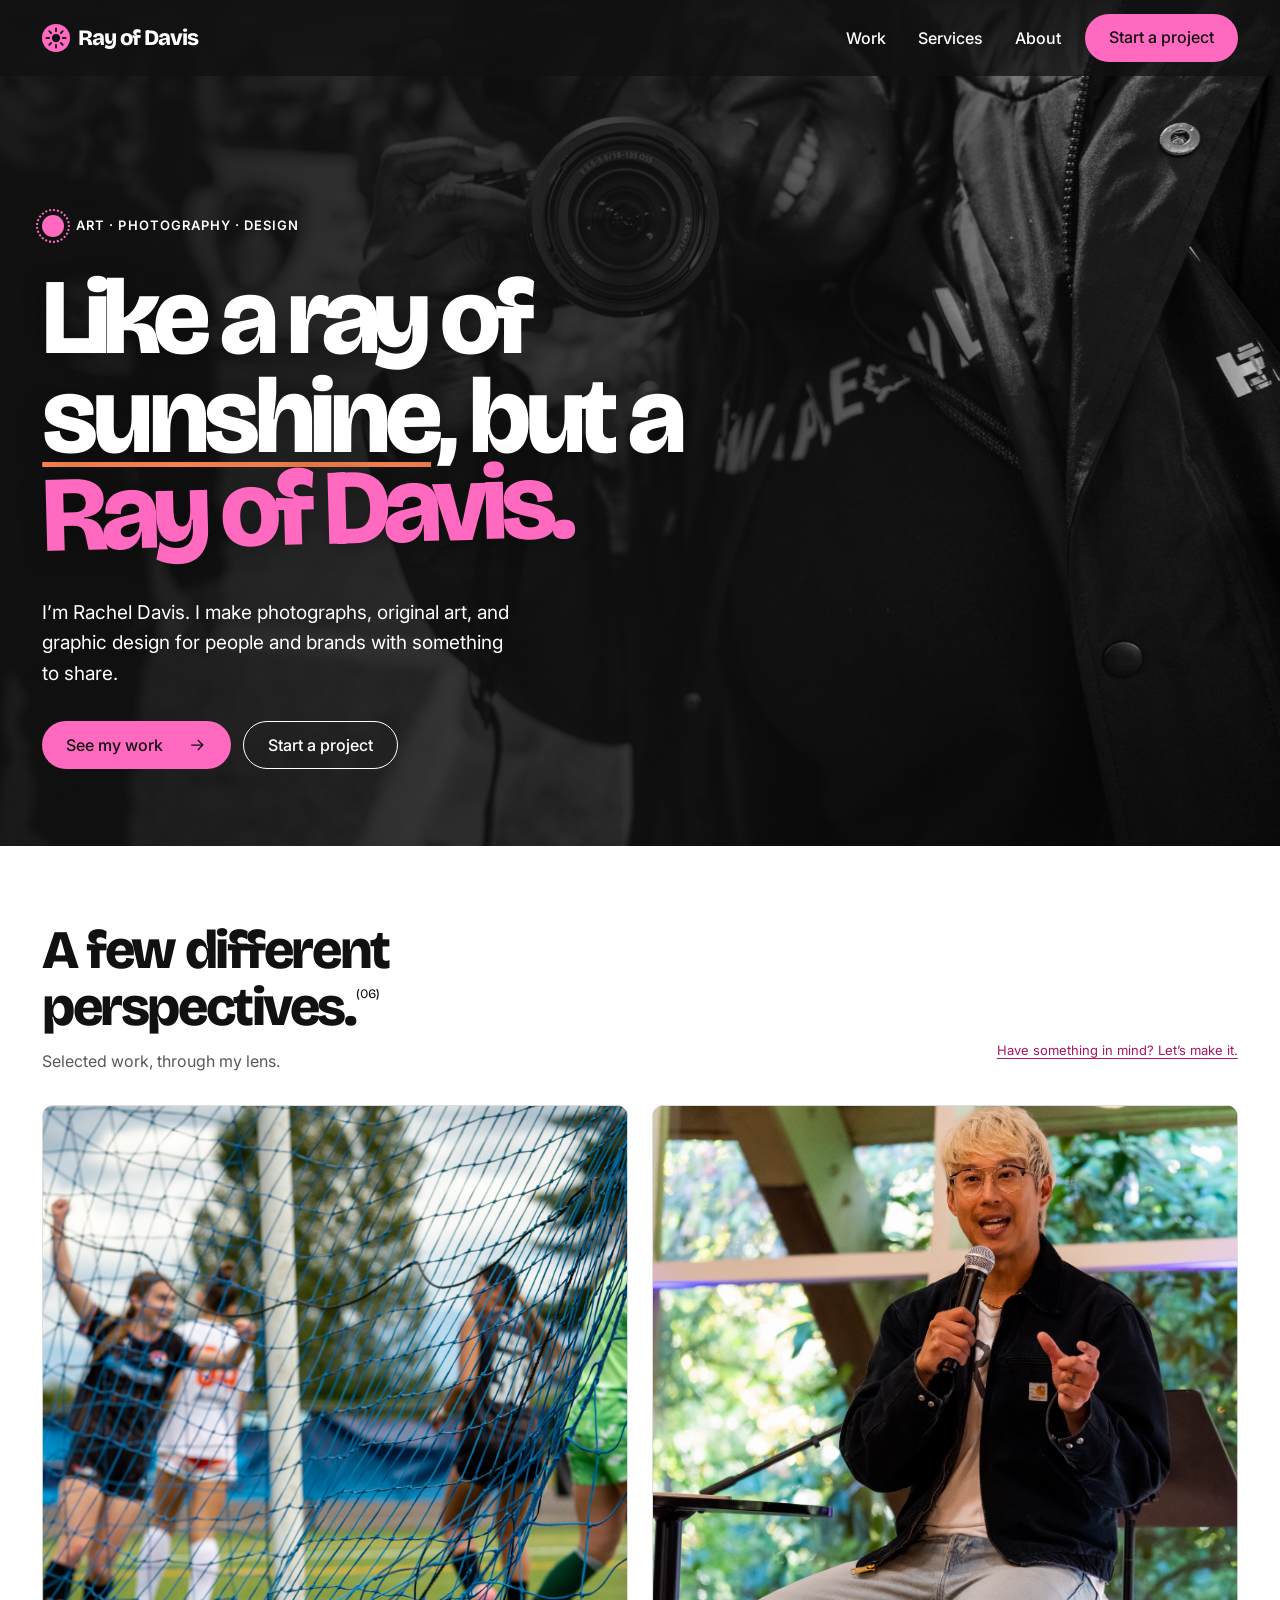
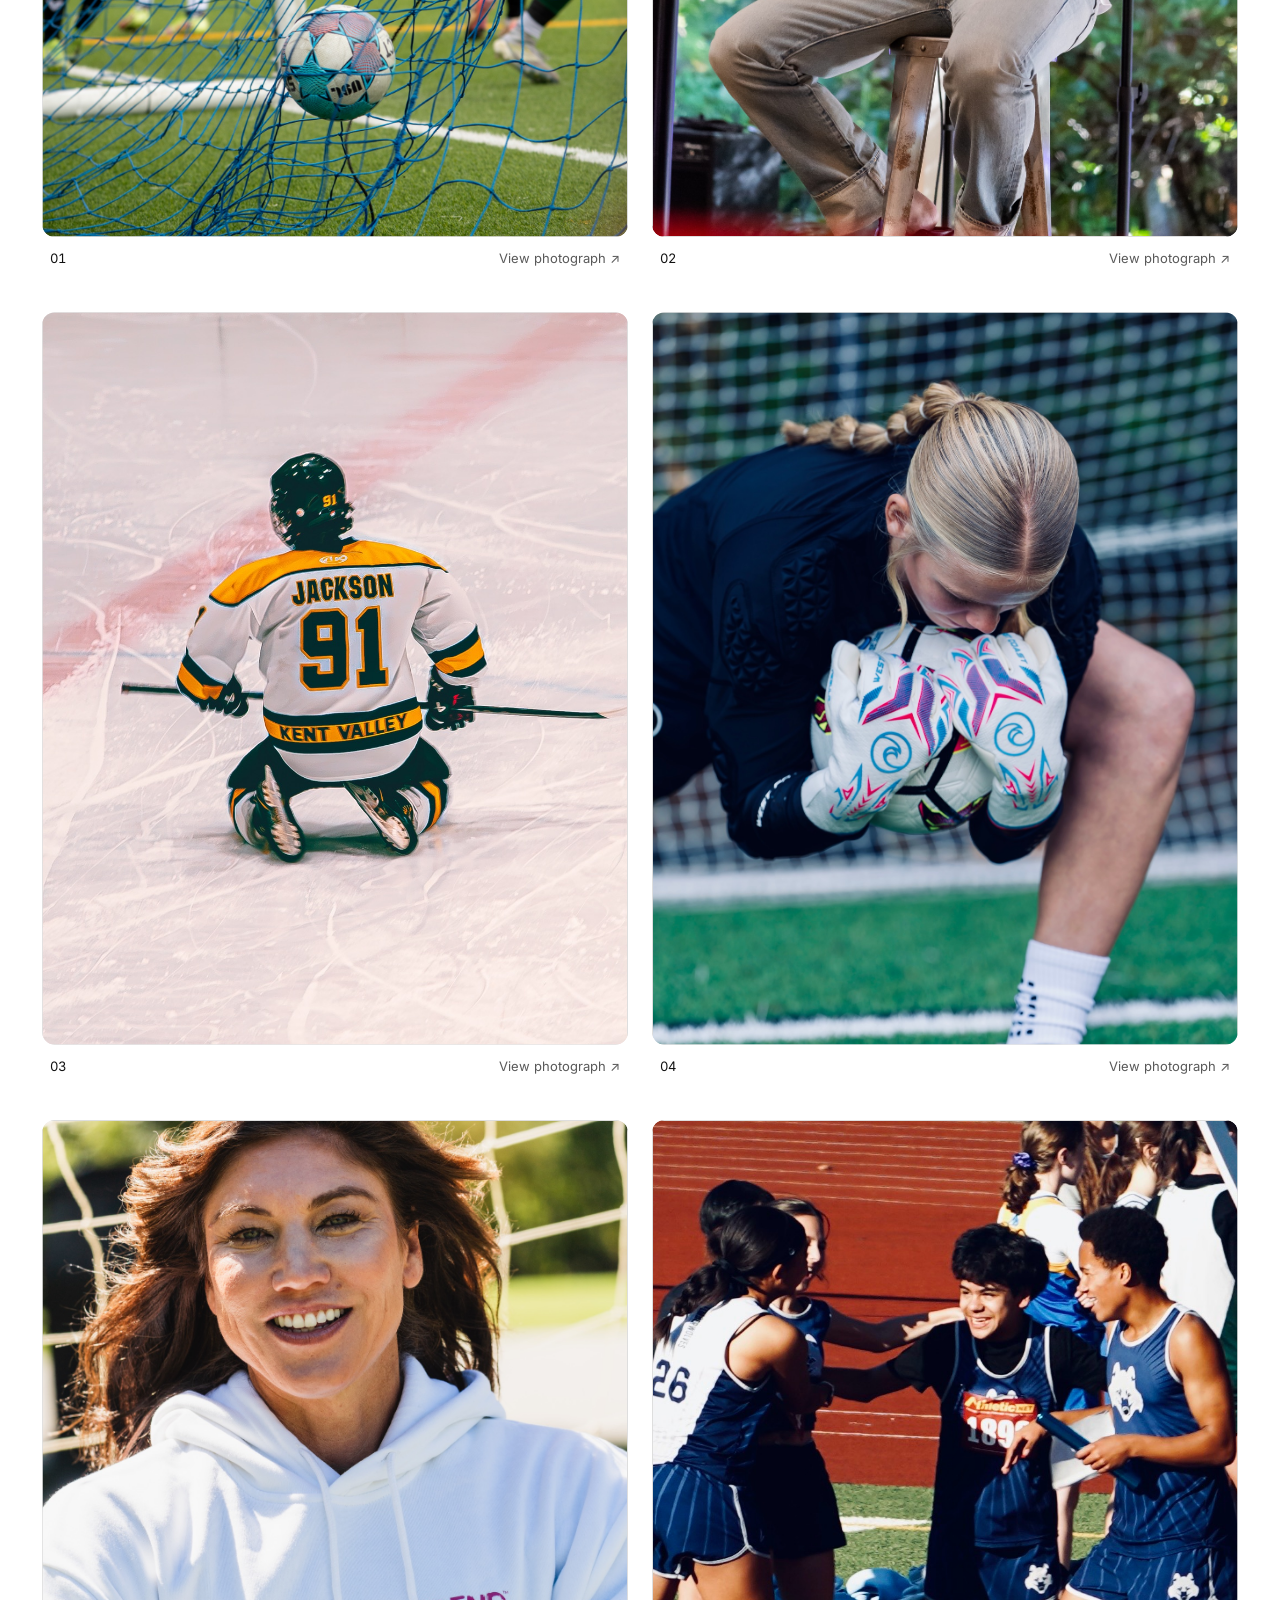
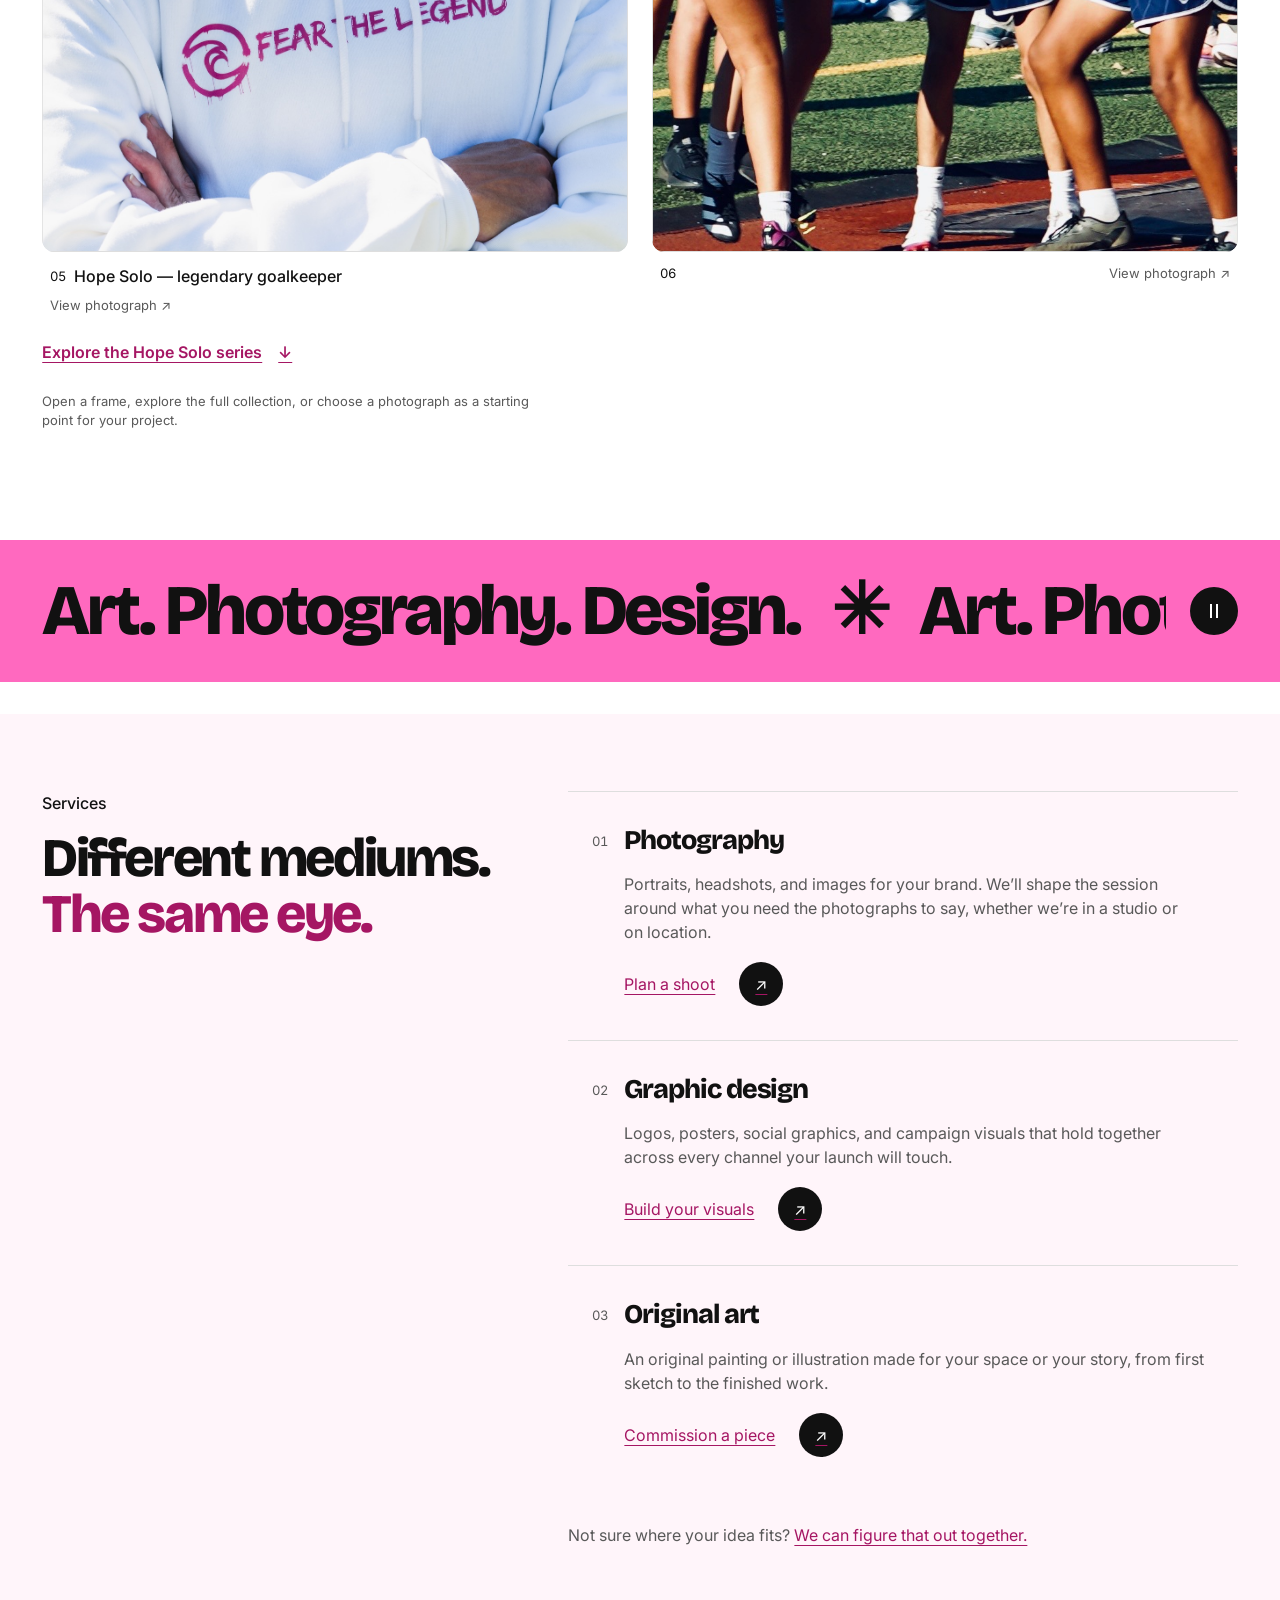
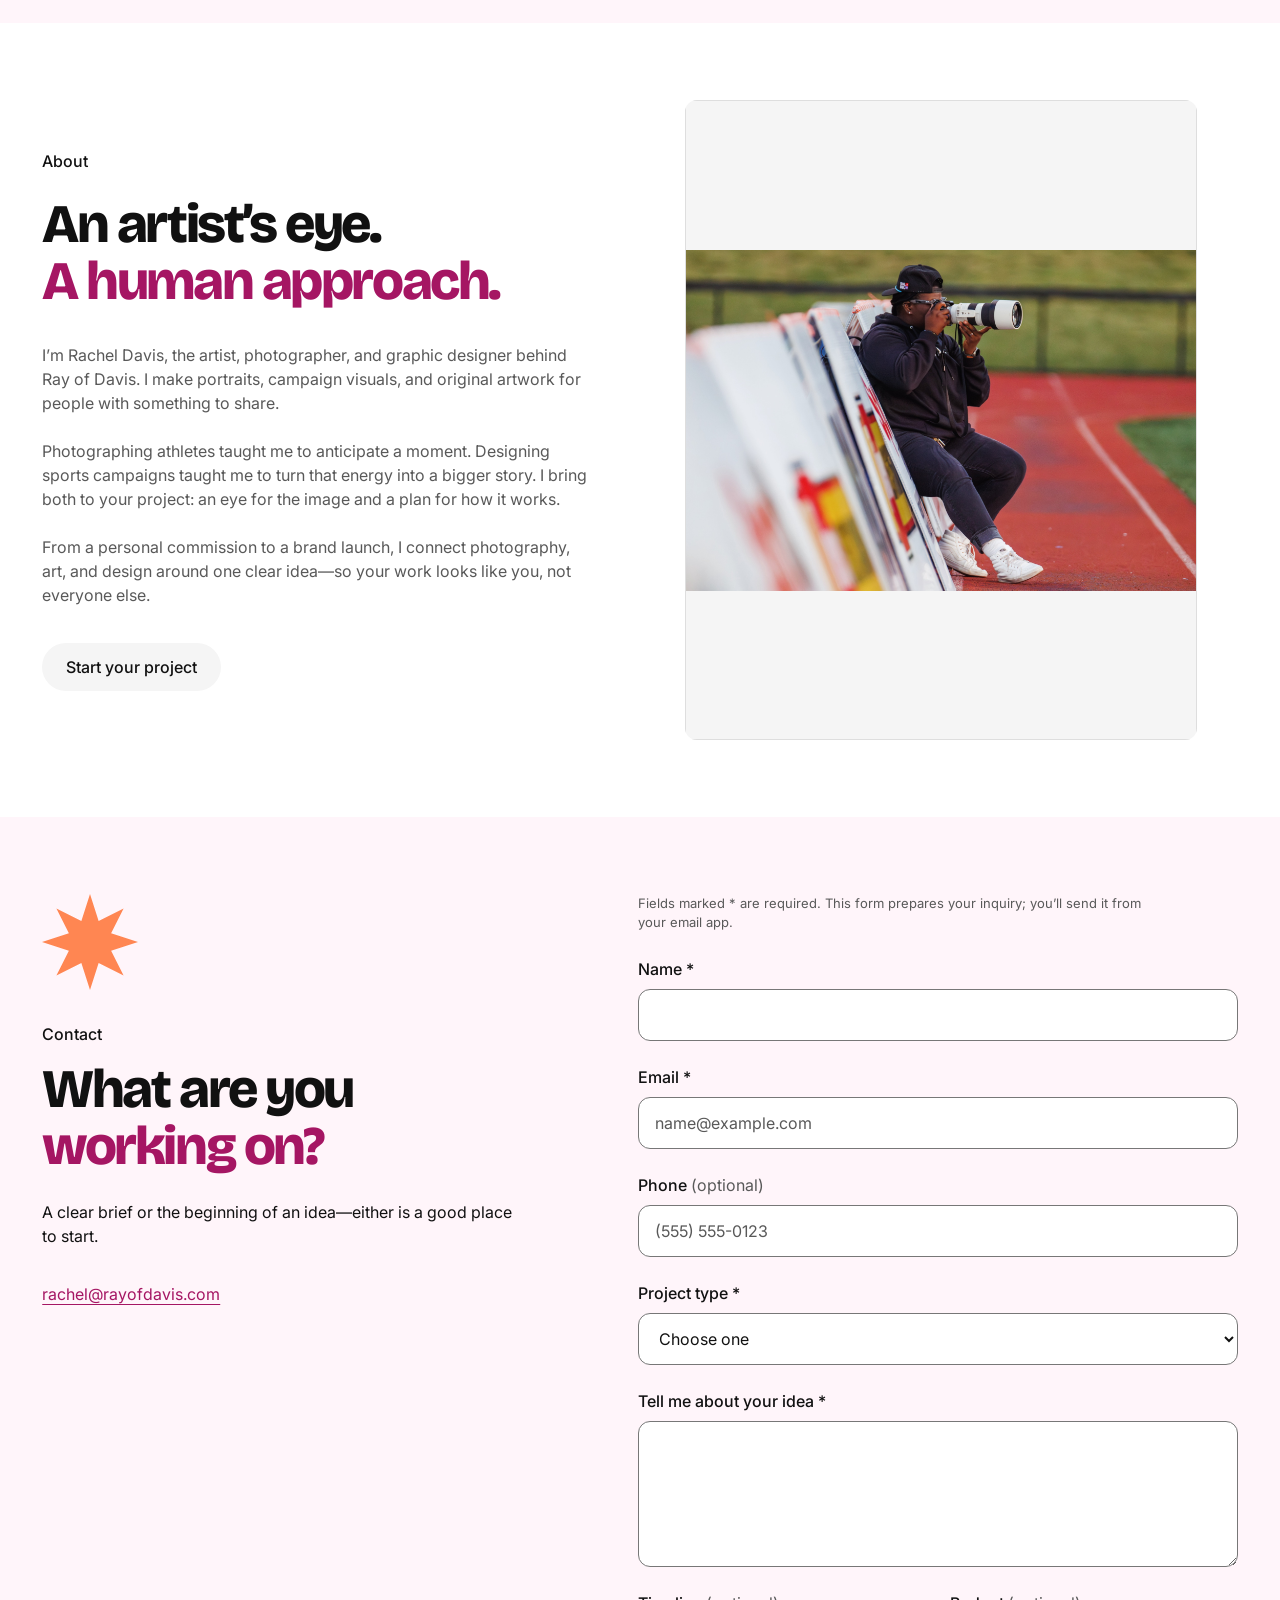
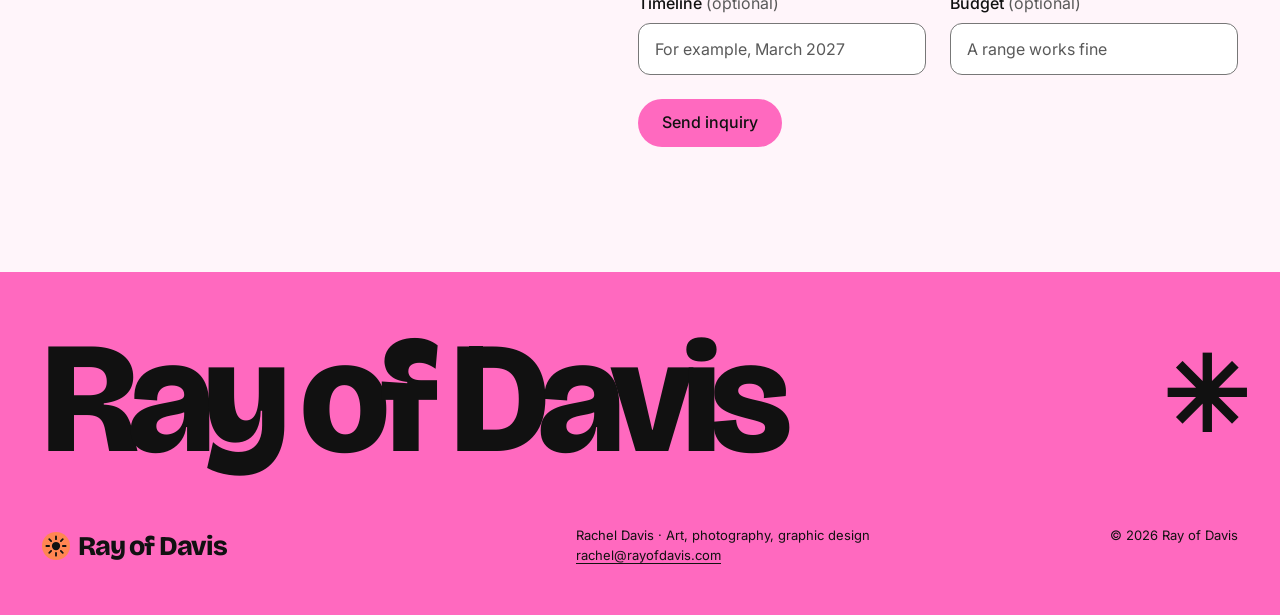
<file: index.html>
<!doctype html>
<html lang="en">
<head>
<meta charset="utf-8">
<meta name="viewport" content="width=device-width, initial-scale=1">
<script>document.documentElement.classList.add("js")</script>
<title>Ray of Davis · Rachel Davis, artist, photographer, designer</title>
<meta name="description" content="Ray of Davis is the creative studio of Rachel Davis: original art, portrait and sports photography, and graphic design for people with something to share.">
<link rel="icon" href="favicon.svg" type="image/svg+xml">
<link rel="manifest" href="manifest.webmanifest">
<meta name="theme-color" content="#ffffff">
<link rel="preconnect" href="https://fonts.googleapis.com">
<link rel="preconnect" href="https://fonts.gstatic.com" crossorigin>
<link href="https://fonts.googleapis.com/css2?family=Bricolage+Grotesque:wght@500..800&family=Inter:wght@400;500;600;700&display=swap" rel="stylesheet">
<link rel="stylesheet" href="styles.css">
<script src="script.js" defer></script>
</head>
<body class="home-page">
<a class="skip-link" href="#main">Skip to content</a>

<header class="site-header" data-header>
  <div class="container header-row">
    <a class="brand" href="index.html" aria-label="Ray of Davis home">
      <svg class="brand-ray" viewBox="0 0 24 24" aria-hidden="true" focusable="false"><circle cx="12" cy="12" r="4.5" fill="currentColor"/><path d="M12 1.5v3M12 19.5v3M1.5 12h3M19.5 12h3M4.6 4.6l2.1 2.1M17.3 17.3l2.1 2.1M4.6 19.4l2.1-2.1M17.3 6.7l2.1-2.1" stroke="currentColor" stroke-width="2" stroke-linecap="round"/></svg>
      <span>Ray of Davis</span>
    </a>
    <nav class="site-nav" id="site-nav" aria-label="Main">
      <ul>
        <li><a href="#featured">Work</a></li>
        <li><a href="#services">Services</a></li>
        <li><a href="#about">About</a></li>
        <li class="mobile-contact"><a href="#contact">Start a project</a></li>
      </ul>
    </nav>
    <a class="button button-primary header-cta" href="#contact">Start a project</a>
    <button class="menu-toggle" type="button" aria-expanded="false" aria-controls="site-nav" aria-label="Open menu">
      <svg class="icon-open" viewBox="0 0 24 24" aria-hidden="true" focusable="false" fill="none" stroke="currentColor" stroke-width="2" stroke-linecap="round"><path d="M4 7h16M4 12h16M4 17h16"/></svg>
      <svg class="icon-close" viewBox="0 0 24 24" aria-hidden="true" focusable="false" fill="none" stroke="currentColor" stroke-width="2" stroke-linecap="round"><path d="M6 6l12 12M18 6L6 18"/></svg>
    </button>
  </div>
</header>

<main id="main">


  <section class="hero hero-full" aria-labelledby="hero-title">
    <figure class="hero-picture">
      <img class="hero-bg" src="assets/images/dsc08930-7929a243.png" alt="Featured photograph by Rachel Davis" fetchpriority="high">
    </figure>
    <div class="container hero-stack">
      <div class="hero-intro">
        <p class="hero-kicker"><span class="hero-sun" aria-hidden="true"></span>Art · Photography · Design</p>
        <h1 class="hero-title" id="hero-title">Like a ray of<br><em>sunshine,</em> but a<br><span class="hero-name">Ray of Davis.</span></h1>
        <div class="hero-bottom">
          <p class="hero-lead">I’m Rachel Davis. I make photographs, original art, and graphic design for people and brands with something to share.</p>
          <div class="hero-actions">
            <a class="button button-primary" href="#featured">See my work <svg viewBox="0 0 24 24" fill="none" stroke="currentColor" stroke-width="1.5" aria-hidden="true"><path d="M5 12h14m-6-6 6 6-6 6"/></svg></a>
            <a class="button button-secondary" href="#contact">Start a project</a>
          </div>
        </div>
      </div>
    </div>
  </section>


  <section class="section section-featured" id="featured" aria-labelledby="featured-title">
    <div class="container">
      <header class="collection-head">
        <div>
          <h2 id="featured-title">A few different perspectives.<span class="work-count" aria-label="6 selected photographs"> (06)</span></h2>
          <p>Selected work, through my lens.</p>
        </div>
        <a class="collection-link" href="#contact">Have something in mind? Let’s make it.</a>
      </header>
      <ul class="selected-grid" role="list" aria-label="Selected photographs">
        <li>
          <a class="project-card" data-photo href="assets/images/dsc01853-124a4e2e.jpg" aria-label="View photograph 01">
            <span class="frame"><img src="assets/images/dsc01853-124a4e2e.jpg" alt="Rachel Davis photograph, DSC01853" loading="lazy" decoding="async"></span>
            <span class="project-meta"><span class="project-title">Golden hour, in motion</span><span class="tag">View photograph ↗</span></span>
          </a>
        </li>
        <li>
          <a class="project-card" data-photo href="assets/images/rld05910-9263a1e3.jpg" aria-label="View photograph 02">
            <span class="frame"><img src="assets/images/rld05910-9263a1e3.jpg" alt="Rachel Davis photograph, RLD05910" loading="lazy" decoding="async"></span>
            <span class="project-meta"><span class="project-title">Court-side portraits</span><span class="tag">View photograph ↗</span></span>
          </a>
        </li>
        <li>
          <a class="project-card" data-photo href="assets/images/rld09485-ae760e06.jpg" aria-label="View photograph 03">
            <span class="frame"><img src="assets/images/rld09485-ae760e06.jpg" alt="Rachel Davis photograph, RLD09485" loading="lazy" decoding="async"></span>
            <span class="project-meta"><span class="project-title">Sunrise homecoming weekend</span><span class="tag">View photograph ↗</span></span>
          </a>
        </li>
        <li>
          <a class="project-card" data-photo href="assets/images/rld07230-fd0c6b92.jpg" aria-label="View photograph 04">
            <span class="frame"><img src="assets/images/rld07230-fd0c6b92.jpg" alt="Rachel Davis photograph, RLD07230" loading="lazy" decoding="async"></span>
            <span class="project-meta"><span class="project-title">Field notes, everyday light</span><span class="tag">View photograph ↗</span></span>
          </a>
        </li>
        <li>
          <a class="project-card project-card-named" data-photo href="assets/images/rld04918-2-75ab0758.jpg" aria-label="View photograph of Hope Solo">
            <span class="frame"><img src="assets/images/rld04918-2-75ab0758.jpg" alt="Goalkeeper Hope Solo, photographed by Rachel Davis" loading="lazy" decoding="async"></span>
            <span class="project-meta"><span class="project-title">Hope Solo — legendary goalkeeper</span><span class="tag">View photograph ↗</span></span>
          </a>
          <a class="hope-series-link" href="#hope-solo">Explore the Hope Solo series <span aria-hidden="true">↓</span></a>
        </li>
        <li>
          <a class="project-card" data-photo href="assets/images/rld06393-2098d948.jpg" aria-label="View photograph 06">
            <span class="frame"><img src="assets/images/rld06393-2098d948.jpg" alt="Rachel Davis photograph, RLD06393" loading="lazy" decoding="async"></span>
            <span class="project-meta"><span class="project-title">Everyday warmth, commissioned</span><span class="tag">View photograph ↗</span></span>
          </a>
        </li>
      </ul>
      <p class="collection-note">Open a frame, explore the full collection, or choose a photograph as a starting point for your project.</p>
    </div>
  </section>


  <section class="motion-band" aria-label="Art, photography, and design" data-motion-band>
    <div class="container motion-band-inner">
      <div class="motion-viewport">
        <div class="motion-track">
          <p class="motion-phrase">Art. Photography. Design.<span aria-hidden="true">✳</span></p>
          <p class="motion-phrase" aria-hidden="true">Art. Photography. Design.<span>✳</span></p>
        </div>
      </div>
      <button class="icon-button motion-toggle" type="button" aria-label="Pause moving text" aria-pressed="false" data-motion-toggle hidden>
        <svg class="motion-pause" viewBox="0 0 24 24" fill="none" stroke="currentColor" stroke-width="2" aria-hidden="true"><path d="M9 5v14M15 5v14"/></svg>
        <svg class="motion-play" viewBox="0 0 24 24" fill="currentColor" aria-hidden="true"><path d="m9 5 11 7-11 7z"/></svg>
      </button>
    </div>
  </section>

  <section class="section section-tint" id="services" aria-labelledby="services-title">
    <div class="container">
      <header class="section-head" data-reveal>
        <p class="eyebrow">Services</p>
        <h2 id="services-title">Different mediums.<br><em>The same eye.</em></h2>
      </header>
      <ul class="service-grid" role="list">
        <li class="service" data-reveal style="--i:0">
          <h3>Photography</h3>
          <div class="service-description">
            <p>Portraits, headshots, and images for your brand. We’ll shape the session around what you need the photographs to say, whether we’re in a studio or on location.</p>
            <a class="service-link" href="#contact" data-service="Portrait or photography">Plan a shoot <span aria-hidden="true">↗</span></a>
          </div>
        </li>
        <li class="service" data-reveal style="--i:1">
          <h3>Graphic design</h3>
          <div class="service-description">
            <p>Logos, posters, social graphics, and campaign visuals that hold together across every channel your launch will touch.</p>
            <a class="service-link" href="#contact" data-service="Graphic design or campaign">Build your visuals <span aria-hidden="true">↗</span></a>
          </div>
        </li>
        <li class="service" data-reveal style="--i:2">
          <h3>Original art</h3>
          <div class="service-description">
            <p>An original painting or illustration made for your space or your story, from first sketch to the finished work.</p>
            <a class="service-link" href="#contact" data-service="Original art commission">Commission a piece <span aria-hidden="true">↗</span></a>
          </div>
        </li>
      </ul>
      <p class="service-note">Not sure where your idea fits? <a href="#contact" data-service="Help me figure it out">We can figure that out together.</a></p>
    </div>
  </section>

  <section class="section" id="about" aria-labelledby="about-title">
    <div class="container about-grid">
      <div class="about-text" data-reveal>
        <p class="eyebrow">About</p>
        <h2 id="about-title">An artist’s eye.<br><em>A human approach.</em></h2>
        <p>I’m Rachel Davis, the artist, photographer, and graphic designer behind Ray of Davis. I make portraits, campaign visuals, and original artwork for people with something to share.</p>
        <p>Photographing athletes taught me to anticipate a moment. Designing sports campaigns taught me to turn that energy into a bigger story. I bring both to your project: an eye for the image and a plan for how it works.</p>
        <p>From a personal commission to a brand launch, I connect photography, art, and design around one clear idea—so your work looks like you, not everyone else.</p>
        <a class="button button-secondary" href="#contact">Start your project</a>
      </div>
      <figure class="about-media frame" data-reveal style="--ratio: 4 / 5">
        <img src="assets/images/3f9df259-4811-484e-8d3f-794b1ba742f5-0893743f.jpg" alt="Rachel Davis, headshot" loading="lazy" decoding="async">
      </figure>
    </div>
  </section>

  <section class="section section-tint" id="contact" aria-labelledby="contact-title">
    <div class="container contact-wrap">
      <header class="section-head" data-reveal>
        <p class="eyebrow">Contact</p>
        <h2 id="contact-title">What are you<br><em>working on?</em></h2>
        <p class="section-lead">A clear brief or the beginning of an idea—either is a good place to start.</p>
        <a class="contact-email" href="mailto:rachel@rayofdavis.com">rachel@rayofdavis.com</a>
      </header>
      <form class="form" data-form novalidate>
        <p class="small">Fields marked * are required. This form prepares your inquiry; you’ll send it from your email app.</p>
        <div class="field">
          <label for="f-name">Name <span aria-hidden="true">*</span></label>
          <input id="f-name" name="name" type="text" autocomplete="name" required>
          <p class="field-error" id="f-name-error" hidden></p>
        </div>
        <div class="field">
          <label for="f-email">Email <span aria-hidden="true">*</span></label>
          <input id="f-email" name="email" type="email" autocomplete="email" spellcheck="false" placeholder="name@example.com" required>
          <p class="field-error" id="f-email-error" hidden></p>
        </div>
        <div class="field">
          <label for="f-phone">Phone <span class="optional">(optional)</span></label>
          <input id="f-phone" name="phone" type="tel" autocomplete="tel" placeholder="(555) 555-0123">
        </div>
        <div class="field">
          <label for="f-type">Project type <span aria-hidden="true">*</span></label>
          <select id="f-type" name="type" required>
            <option value="">Choose one</option>
            <option>Portrait or photography</option>
            <option>Original art commission</option>
            <option>Graphic design or campaign</option>
            <option>Help me figure it out</option>
          </select>
          <p class="field-error" id="f-type-error" hidden></p>
        </div>
        <div class="field">
          <label for="f-idea">Tell me about your idea <span aria-hidden="true">*</span></label>
          <textarea id="f-idea" name="idea" rows="5" required></textarea>
          <p class="field-error" id="f-idea-error" hidden></p>
        </div>
        <div class="field-row">
          <div class="field">
            <label for="f-timeline">Timeline <span class="optional">(optional)</span></label>
            <input id="f-timeline" name="timeline" type="text" placeholder="For example, March 2027">
          </div>
          <div class="field">
            <label for="f-budget">Budget <span class="optional">(optional)</span></label>
            <input id="f-budget" name="budget" type="text" placeholder="A range works fine">
          </div>
        </div>
        <button class="button button-primary" type="submit">Send inquiry</button>
        <p class="form-status" role="status"></p>
      </form>
    </div>
  </section>

</main>

<dialog class="lightbox" aria-label="Selected photograph">
  <button class="icon-button lightbox-close" type="button" data-photo-close aria-label="Close photograph"><svg viewBox="0 0 24 24" fill="none" stroke="currentColor" stroke-width="1.5" aria-hidden="true"><path d="m6 6 12 12M18 6 6 18"/></svg></button>
  <figure data-photo-stage><img alt=""><figcaption class="lightbox-caption"></figcaption></figure>
  <div class="lightbox-controls">
    <button class="icon-button" type="button" data-photo-prev aria-label="Previous photograph"><svg viewBox="0 0 24 24" fill="none" stroke="currentColor" stroke-width="1.5" aria-hidden="true"><path d="m14 6-6 6 6 6"/></svg></button>
    <span data-photo-count aria-live="polite"></span>
    <button class="icon-button" type="button" data-photo-next aria-label="Next photograph"><svg viewBox="0 0 24 24" fill="none" stroke="currentColor" stroke-width="1.5" aria-hidden="true"><path d="m10 6 6 6-6 6"/></svg></button>
  </div>
  <div class="photo-thumbnails" data-photo-thumbnails role="group" aria-label="Choose a photograph"></div>
  <div class="photo-inquiry">
    <p class="small">Swipe the image or use the arrows to explore.</p>
    <button class="button button-primary" type="button" data-photo-inquiry>Use this as inspiration</button>
  </div>
</dialog>

<footer class="site-footer">
  <div class="container footer-signature" aria-hidden="true">Ray of Davis<span>✳</span></div>
  <div class="container footer-row">
    <a class="brand" href="index.html">
      <svg class="brand-ray" viewBox="0 0 24 24" aria-hidden="true" focusable="false"><circle cx="12" cy="12" r="4.5" fill="currentColor"/><path d="M12 1.5v3M12 19.5v3M1.5 12h3M19.5 12h3M4.6 4.6l2.1 2.1M17.3 17.3l2.1 2.1M4.6 19.4l2.1-2.1M17.3 6.7l2.1-2.1" stroke="currentColor" stroke-width="2" stroke-linecap="round"/></svg>
      <span>Ray of Davis</span>
    </a>
    <p>Rachel Davis · Art, photography, graphic design<br><a href="mailto:rachel@rayofdavis.com">rachel@rayofdavis.com</a></p>
    <p class="small">© 2026 Ray of Davis</p>
  </div>
</footer>
</body>
</html>
</file>
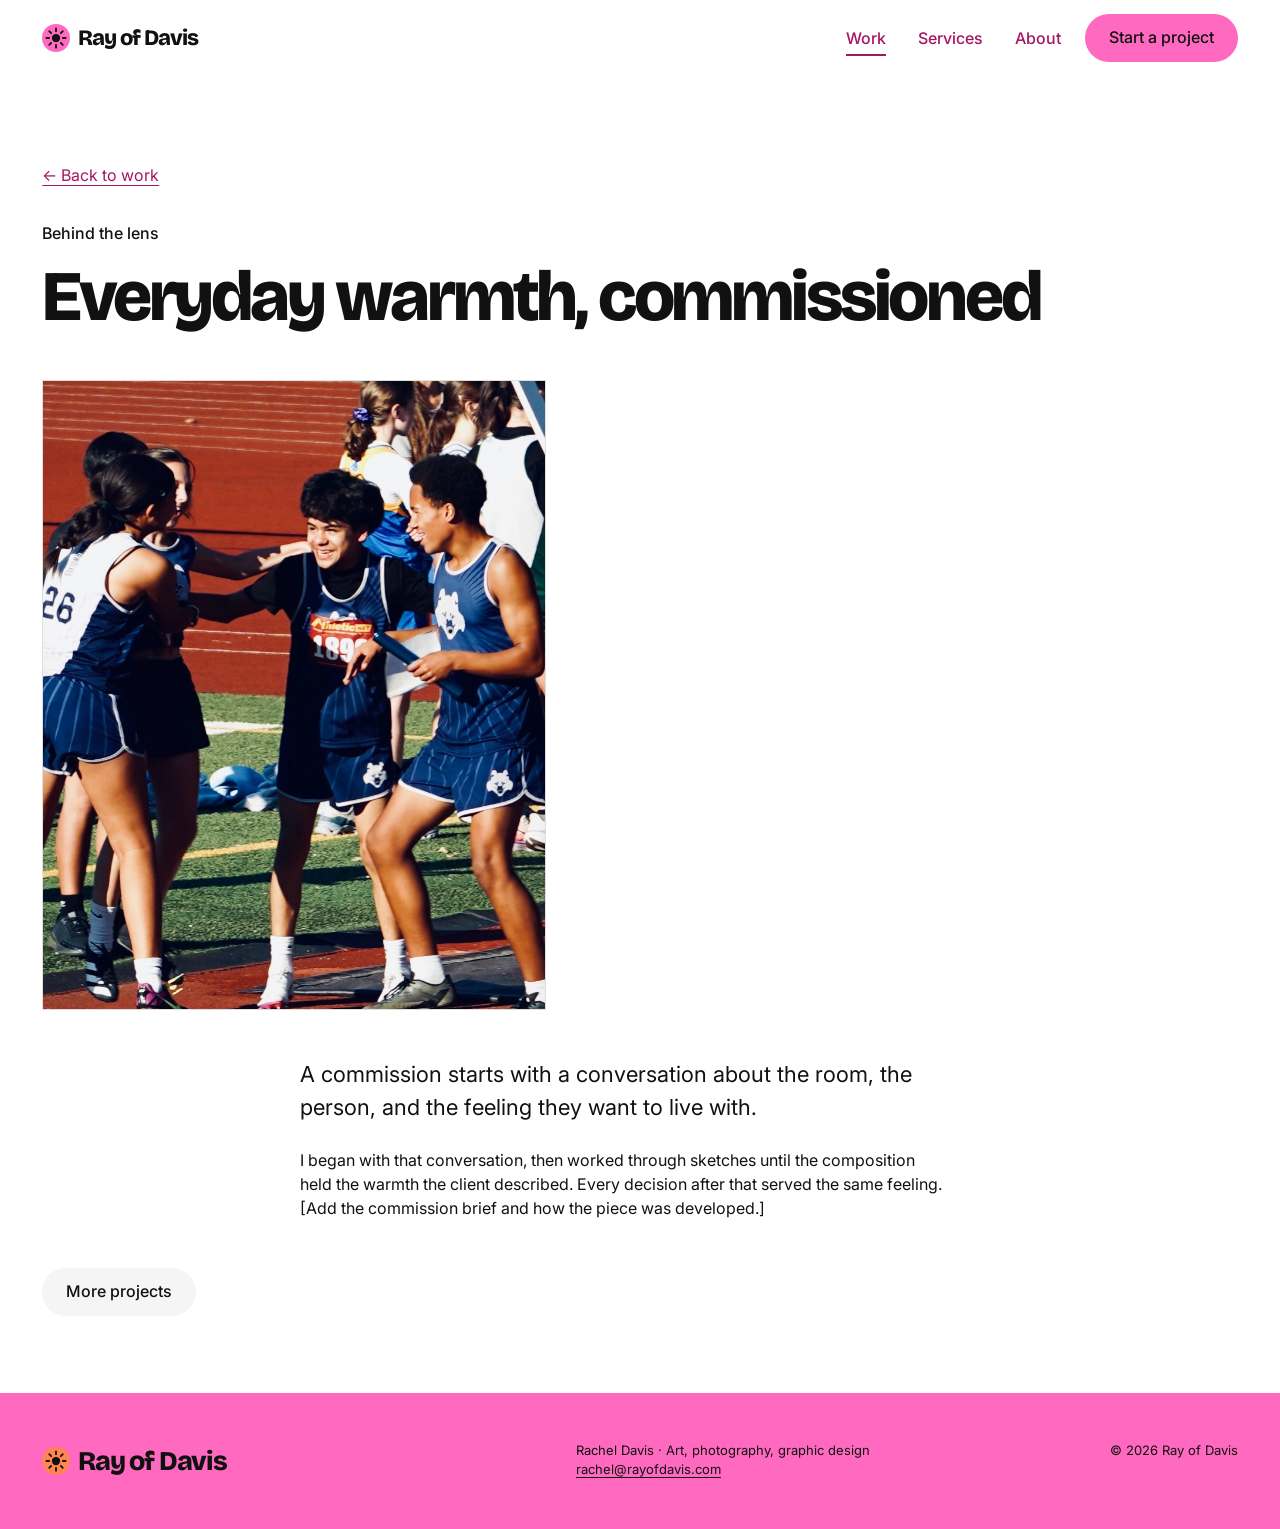
<file: project-commission-oil.html>
<!doctype html>
<html lang="en">
<head>
<meta charset="utf-8">
<meta name="viewport" content="width=device-width, initial-scale=1">
<script>document.documentElement.classList.add("js")</script>
<title>Everyday warmth, commissioned · Ray of Davis</title>
<meta name="description" content="Behind the lens of a commissioned artwork by Rachel Davis.">
<link rel="icon" href="favicon.svg" type="image/svg+xml">
<link rel="preconnect" href="https://fonts.googleapis.com">
<link rel="preconnect" href="https://fonts.gstatic.com" crossorigin>
<link href="https://fonts.googleapis.com/css2?family=Bricolage+Grotesque:wght@500..800&family=Inter:wght@400;500;600;700&display=swap" rel="stylesheet">
<link rel="stylesheet" href="styles.css">
<script src="script.js" defer></script>
</head>
<body>
<a class="skip-link" href="#main">Skip to content</a>

<header class="site-header" data-header>
  <div class="container header-row">
    <a class="brand" href="index.html" aria-label="Ray of Davis home">
      <svg class="brand-ray" viewBox="0 0 24 24" aria-hidden="true" focusable="false"><circle cx="12" cy="12" r="4.5" fill="currentColor"/><path d="M12 1.5v3M12 19.5v3M1.5 12h3M19.5 12h3M4.6 4.6l2.1 2.1M17.3 17.3l2.1 2.1M4.6 19.4l2.1-2.1M17.3 6.7l2.1-2.1" stroke="currentColor" stroke-width="2" stroke-linecap="round"/></svg>
      <span>Ray of Davis</span>
    </a>
    <nav class="site-nav" id="site-nav" aria-label="Main">
      <ul>
        <li><a href="work.html" aria-current="page">Work</a></li>
        <li><a href="index.html#services">Services</a></li>
        <li><a href="index.html#about">About</a></li>
      </ul>
    </nav>
    <a class="button button-primary header-cta" href="index.html#contact">Start a project</a>
    <button class="menu-toggle" type="button" aria-expanded="false" aria-controls="site-nav" aria-label="Open menu">
      <svg class="icon-open" viewBox="0 0 24 24" aria-hidden="true" focusable="false" fill="none" stroke="currentColor" stroke-width="2" stroke-linecap="round"><path d="M4 7h16M4 12h16M4 17h16"/></svg>
      <svg class="icon-close" viewBox="0 0 24 24" aria-hidden="true" focusable="false" fill="none" stroke="currentColor" stroke-width="2" stroke-linecap="round"><path d="M6 6l12 12M18 6L6 18"/></svg>
    </button>
  </div>
</header>

<main id="main">
  <article class="project">
    <div class="container project-head">
      <a class="back-link" href="work.html">← Back to work</a>
      <p class="eyebrow">Behind the lens</p>
      <h1 class="page-title">Everyday warmth, commissioned</h1>
    </div>
    <div class="container">
      <figure class="project-lead frame" style="--ratio: 4 / 5">
        <img src="assets/images/rld06393-2098d948.jpg" alt="Commissioned artwork by Rachel Davis" decoding="async">
      </figure>
    </div>
    <div class="container narrow">
      <p class="lead-copy">A commission starts with a conversation about the room, the person, and the feeling they want to live with.</p>
      <p>I began with that conversation, then worked through sketches until the composition held the warmth the client described. Every decision after that served the same feeling.</p>
      <p>[Add the commission brief and how the piece was developed.]</p>
    </div>
    <div class="container project-next"><a class="button button-secondary" href="work.html">More projects</a></div>
  </article>
</main>

<footer class="site-footer">
  <div class="container footer-row">
    <a class="brand" href="index.html">
      <svg class="brand-ray" viewBox="0 0 24 24" aria-hidden="true" focusable="false"><circle cx="12" cy="12" r="4.5" fill="currentColor"/><path d="M12 1.5v3M12 19.5v3M1.5 12h3M19.5 12h3M4.6 4.6l2.1 2.1M17.3 17.3l2.1 2.1M4.6 19.4l2.1-2.1M17.3 6.7l2.1-2.1" stroke="currentColor" stroke-width="2" stroke-linecap="round"/></svg>
      <span>Ray of Davis</span>
    </a>
    <p>Rachel Davis · Art, photography, graphic design<br><a href="mailto:rachel@rayofdavis.com">rachel@rayofdavis.com</a></p>
    <p class="small">© 2026 Ray of Davis</p>
  </div>
</footer>
</body>
</html>
</file>
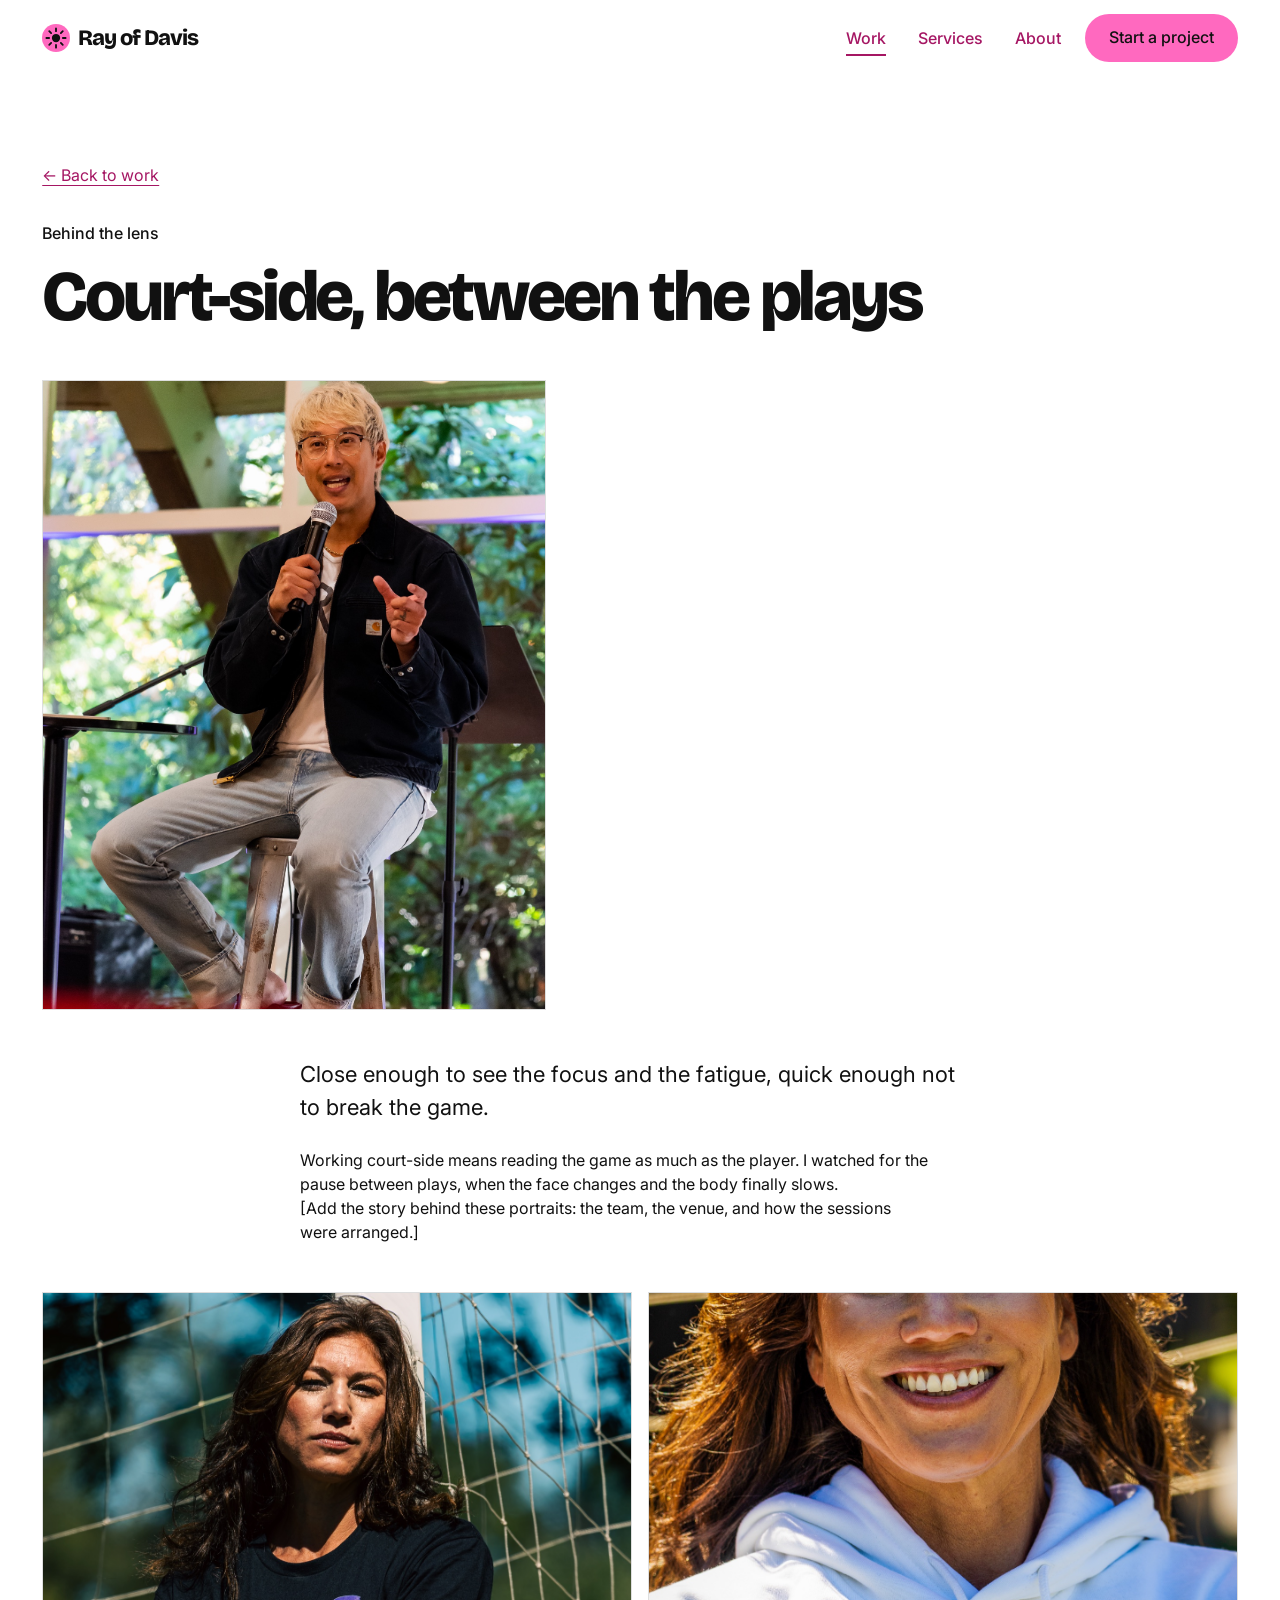
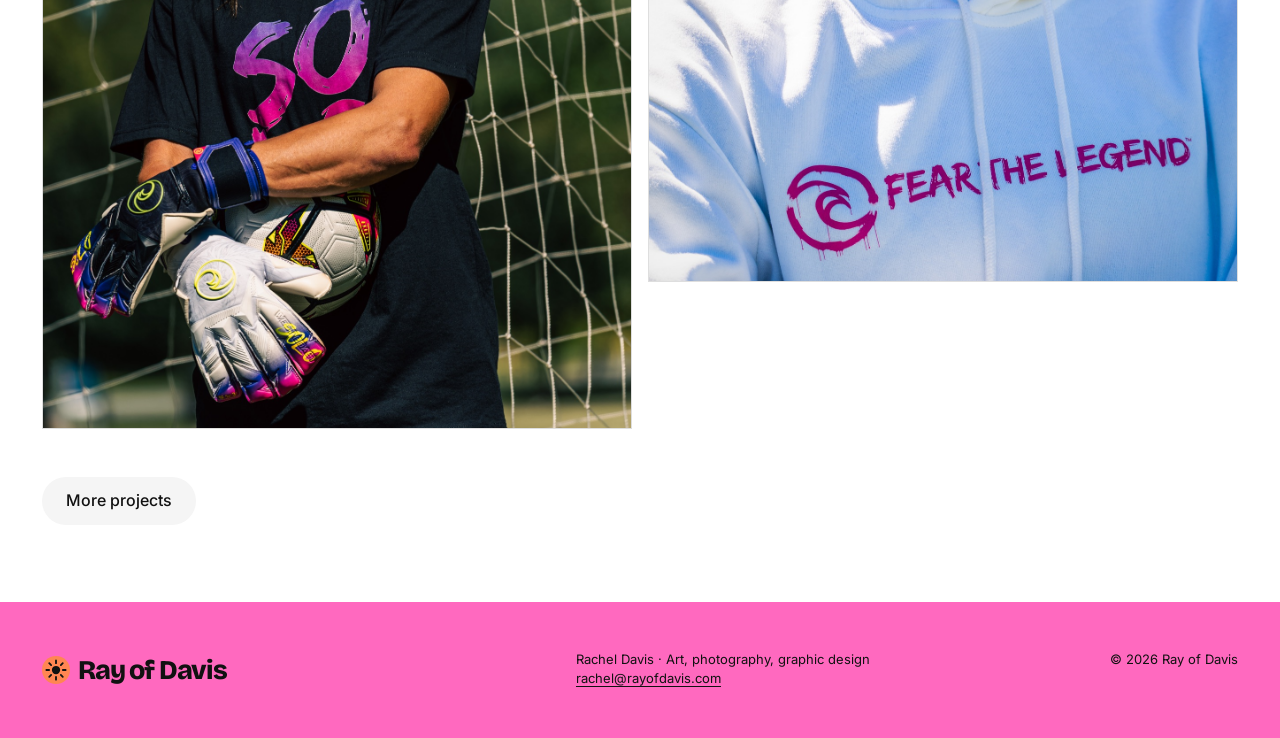
<file: project-court-portraits.html>
<!doctype html>
<html lang="en">
<head>
<meta charset="utf-8">
<meta name="viewport" content="width=device-width, initial-scale=1">
<script>document.documentElement.classList.add("js")</script>
<title>Court-side, between the plays · Ray of Davis</title>
<meta name="description" content="Behind the lens of court-side portraits by Rachel Davis.">
<link rel="icon" href="favicon.svg" type="image/svg+xml">
<link rel="preconnect" href="https://fonts.googleapis.com">
<link rel="preconnect" href="https://fonts.gstatic.com" crossorigin>
<link href="https://fonts.googleapis.com/css2?family=Bricolage+Grotesque:wght@500..800&family=Inter:wght@400;500;600;700&display=swap" rel="stylesheet">
<link rel="stylesheet" href="styles.css">
<script src="script.js" defer></script>
</head>
<body>
<a class="skip-link" href="#main">Skip to content</a>

<header class="site-header" data-header>
  <div class="container header-row">
    <a class="brand" href="index.html" aria-label="Ray of Davis home">
      <svg class="brand-ray" viewBox="0 0 24 24" aria-hidden="true" focusable="false"><circle cx="12" cy="12" r="4.5" fill="currentColor"/><path d="M12 1.5v3M12 19.5v3M1.5 12h3M19.5 12h3M4.6 4.6l2.1 2.1M17.3 17.3l2.1 2.1M4.6 19.4l2.1-2.1M17.3 6.7l2.1-2.1" stroke="currentColor" stroke-width="2" stroke-linecap="round"/></svg>
      <span>Ray of Davis</span>
    </a>
    <nav class="site-nav" id="site-nav" aria-label="Main">
      <ul>
        <li><a href="work.html" aria-current="page">Work</a></li>
        <li><a href="index.html#services">Services</a></li>
        <li><a href="index.html#about">About</a></li>
      </ul>
    </nav>
    <a class="button button-primary header-cta" href="index.html#contact">Start a project</a>
    <button class="menu-toggle" type="button" aria-expanded="false" aria-controls="site-nav" aria-label="Open menu">
      <svg class="icon-open" viewBox="0 0 24 24" aria-hidden="true" focusable="false" fill="none" stroke="currentColor" stroke-width="2" stroke-linecap="round"><path d="M4 7h16M4 12h16M4 17h16"/></svg>
      <svg class="icon-close" viewBox="0 0 24 24" aria-hidden="true" focusable="false" fill="none" stroke="currentColor" stroke-width="2" stroke-linecap="round"><path d="M6 6l12 12M18 6L6 18"/></svg>
    </button>
  </div>
</header>

<main id="main">
  <article class="project">
    <div class="container project-head">
      <a class="back-link" href="work.html">← Back to work</a>
      <p class="eyebrow">Behind the lens</p>
      <h1 class="page-title">Court-side, between the plays</h1>
    </div>
    <div class="container">
      <figure class="project-lead frame" style="--ratio: 4 / 5">
        <img src="assets/images/rld05910-9263a1e3.jpg" alt="Court-side portrait by Rachel Davis" decoding="async">
      </figure>
    </div>
    <div class="container narrow">
      <p class="lead-copy">Close enough to see the focus and the fatigue, quick enough not to break the game.</p>
      <p>Working court-side means reading the game as much as the player. I watched for the pause between plays, when the face changes and the body finally slows.</p>
      <p>[Add the story behind these portraits: the team, the venue, and how the sessions were arranged.]</p>
    </div>
    <div class="container">
      <ul class="gallery" role="list">
        <li><span class="frame" style="--ratio: 4 / 5"><img src="assets/images/rld04685-2-bace099c.jpg" alt="Court-side portrait by Rachel Davis" loading="lazy" decoding="async"></span></li>
        <li><span class="frame" style="--ratio: 1 / 1"><img src="assets/images/rld04913-2-7efdd9fb.jpg" alt="Court-side portrait by Rachel Davis" loading="lazy" decoding="async"></span></li>
      </ul>
    </div>
    <div class="container project-next"><a class="button button-secondary" href="work.html">More projects</a></div>
  </article>
</main>

<footer class="site-footer">
  <div class="container footer-row">
    <a class="brand" href="index.html">
      <svg class="brand-ray" viewBox="0 0 24 24" aria-hidden="true" focusable="false"><circle cx="12" cy="12" r="4.5" fill="currentColor"/><path d="M12 1.5v3M12 19.5v3M1.5 12h3M19.5 12h3M4.6 4.6l2.1 2.1M17.3 17.3l2.1 2.1M4.6 19.4l2.1-2.1M17.3 6.7l2.1-2.1" stroke="currentColor" stroke-width="2" stroke-linecap="round"/></svg>
      <span>Ray of Davis</span>
    </a>
    <p>Rachel Davis · Art, photography, graphic design<br><a href="mailto:rachel@rayofdavis.com">rachel@rayofdavis.com</a></p>
    <p class="small">© 2026 Ray of Davis</p>
  </div>
</footer>
</body>
</html>
</file>
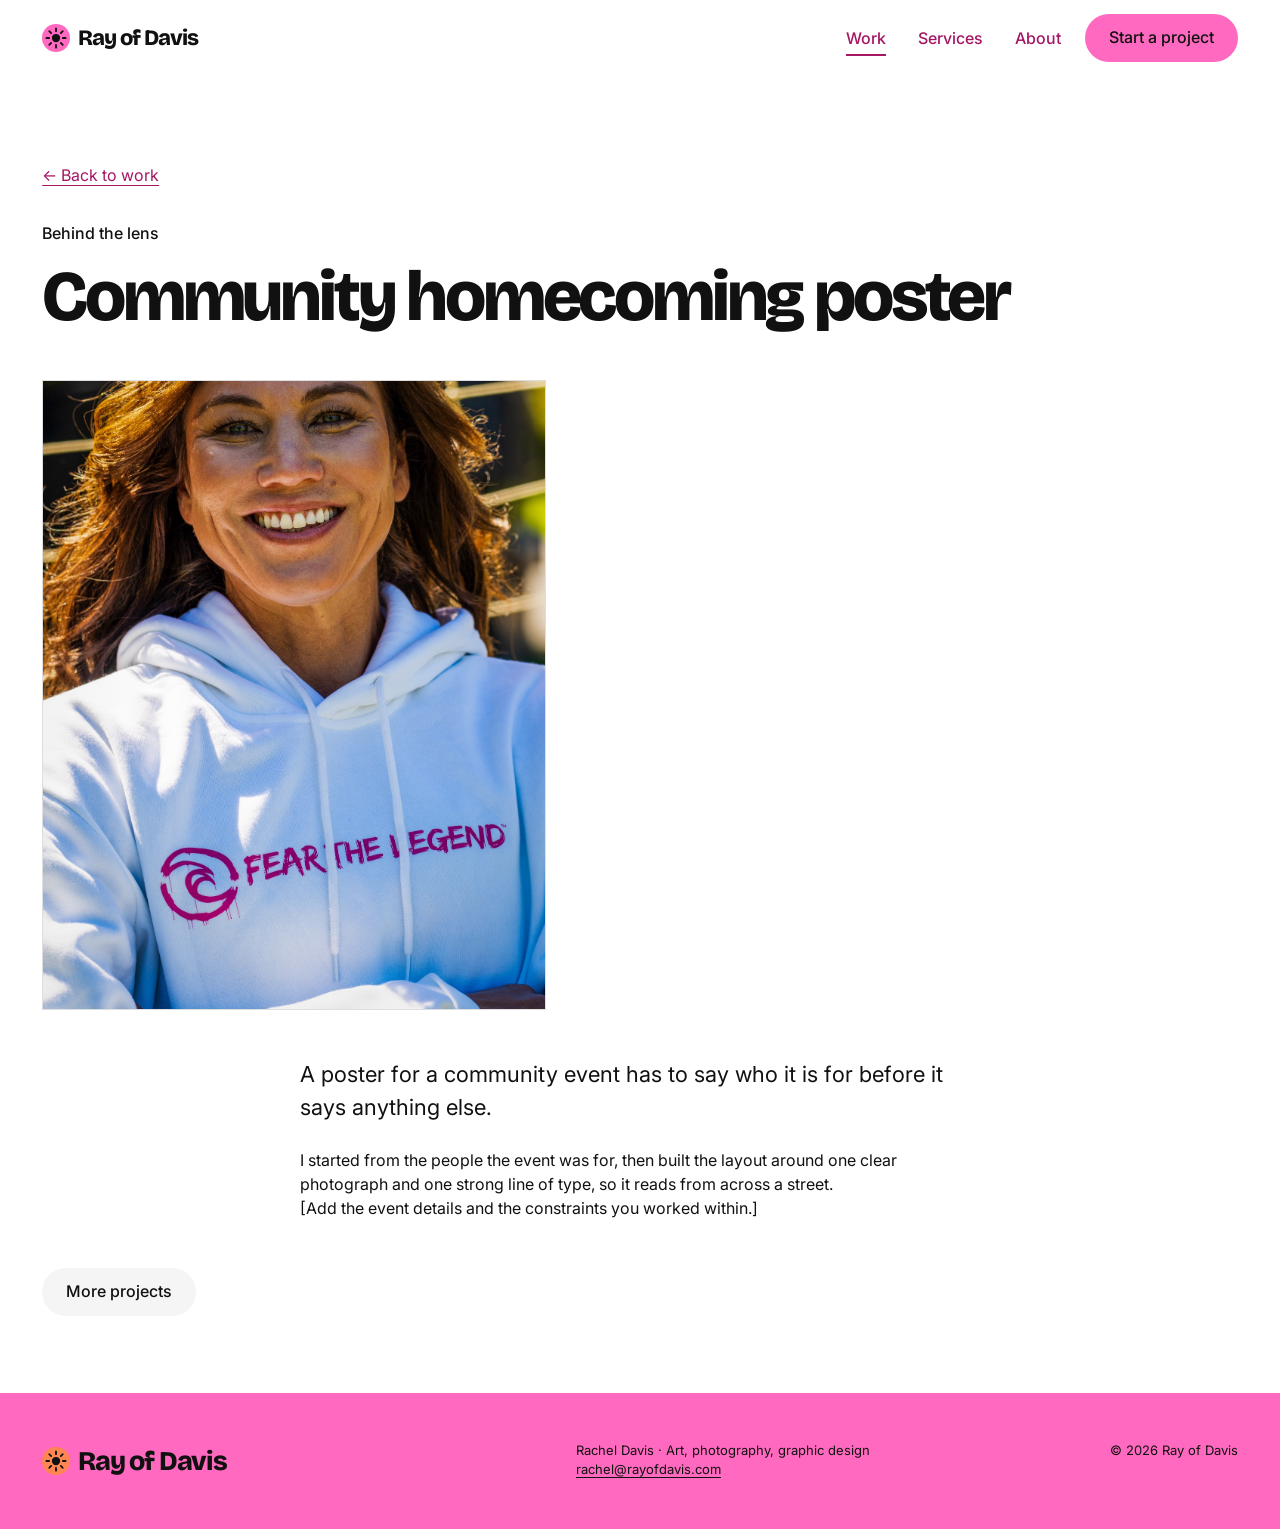
<file: project-event-poster.html>
<!doctype html>
<html lang="en">
<head>
<meta charset="utf-8">
<meta name="viewport" content="width=device-width, initial-scale=1">
<script>document.documentElement.classList.add("js")</script>
<title>Community homecoming poster · Ray of Davis</title>
<meta name="description" content="Behind the lens of a community homecoming poster designed by Rachel Davis.">
<link rel="icon" href="favicon.svg" type="image/svg+xml">
<link rel="preconnect" href="https://fonts.googleapis.com">
<link rel="preconnect" href="https://fonts.gstatic.com" crossorigin>
<link href="https://fonts.googleapis.com/css2?family=Bricolage+Grotesque:wght@500..800&family=Inter:wght@400;500;600;700&display=swap" rel="stylesheet">
<link rel="stylesheet" href="styles.css">
<script src="script.js" defer></script>
</head>
<body>
<a class="skip-link" href="#main">Skip to content</a>

<header class="site-header" data-header>
  <div class="container header-row">
    <a class="brand" href="index.html" aria-label="Ray of Davis home">
      <svg class="brand-ray" viewBox="0 0 24 24" aria-hidden="true" focusable="false"><circle cx="12" cy="12" r="4.5" fill="currentColor"/><path d="M12 1.5v3M12 19.5v3M1.5 12h3M19.5 12h3M4.6 4.6l2.1 2.1M17.3 17.3l2.1 2.1M4.6 19.4l2.1-2.1M17.3 6.7l2.1-2.1" stroke="currentColor" stroke-width="2" stroke-linecap="round"/></svg>
      <span>Ray of Davis</span>
    </a>
    <nav class="site-nav" id="site-nav" aria-label="Main">
      <ul>
        <li><a href="work.html" aria-current="page">Work</a></li>
        <li><a href="index.html#services">Services</a></li>
        <li><a href="index.html#about">About</a></li>
      </ul>
    </nav>
    <a class="button button-primary header-cta" href="index.html#contact">Start a project</a>
    <button class="menu-toggle" type="button" aria-expanded="false" aria-controls="site-nav" aria-label="Open menu">
      <svg class="icon-open" viewBox="0 0 24 24" aria-hidden="true" focusable="false" fill="none" stroke="currentColor" stroke-width="2" stroke-linecap="round"><path d="M4 7h16M4 12h16M4 17h16"/></svg>
      <svg class="icon-close" viewBox="0 0 24 24" aria-hidden="true" focusable="false" fill="none" stroke="currentColor" stroke-width="2" stroke-linecap="round"><path d="M6 6l12 12M18 6L6 18"/></svg>
    </button>
  </div>
</header>

<main id="main">
  <article class="project">
    <div class="container project-head">
      <a class="back-link" href="work.html">← Back to work</a>
      <p class="eyebrow">Behind the lens</p>
      <h1 class="page-title">Community homecoming poster</h1>
    </div>
    <div class="container">
      <figure class="project-lead frame" style="--ratio: 4 / 5">
        <img src="assets/images/rld04913-2-7efdd9fb.jpg" alt="Community homecoming poster image by Rachel Davis" decoding="async">
      </figure>
    </div>
    <div class="container narrow">
      <p class="lead-copy">A poster for a community event has to say who it is for before it says anything else.</p>
      <p>I started from the people the event was for, then built the layout around one clear photograph and one strong line of type, so it reads from across a street.</p>
      <p>[Add the event details and the constraints you worked within.]</p>
    </div>
    <div class="container project-next"><a class="button button-secondary" href="work.html">More projects</a></div>
  </article>
</main>

<footer class="site-footer">
  <div class="container footer-row">
    <a class="brand" href="index.html">
      <svg class="brand-ray" viewBox="0 0 24 24" aria-hidden="true" focusable="false"><circle cx="12" cy="12" r="4.5" fill="currentColor"/><path d="M12 1.5v3M12 19.5v3M1.5 12h3M19.5 12h3M4.6 4.6l2.1 2.1M17.3 17.3l2.1 2.1M4.6 19.4l2.1-2.1M17.3 6.7l2.1-2.1" stroke="currentColor" stroke-width="2" stroke-linecap="round"/></svg>
      <span>Ray of Davis</span>
    </a>
    <p>Rachel Davis · Art, photography, graphic design<br><a href="mailto:rachel@rayofdavis.com">rachel@rayofdavis.com</a></p>
    <p class="small">© 2026 Ray of Davis</p>
  </div>
</footer>
</body>
</html>
</file>
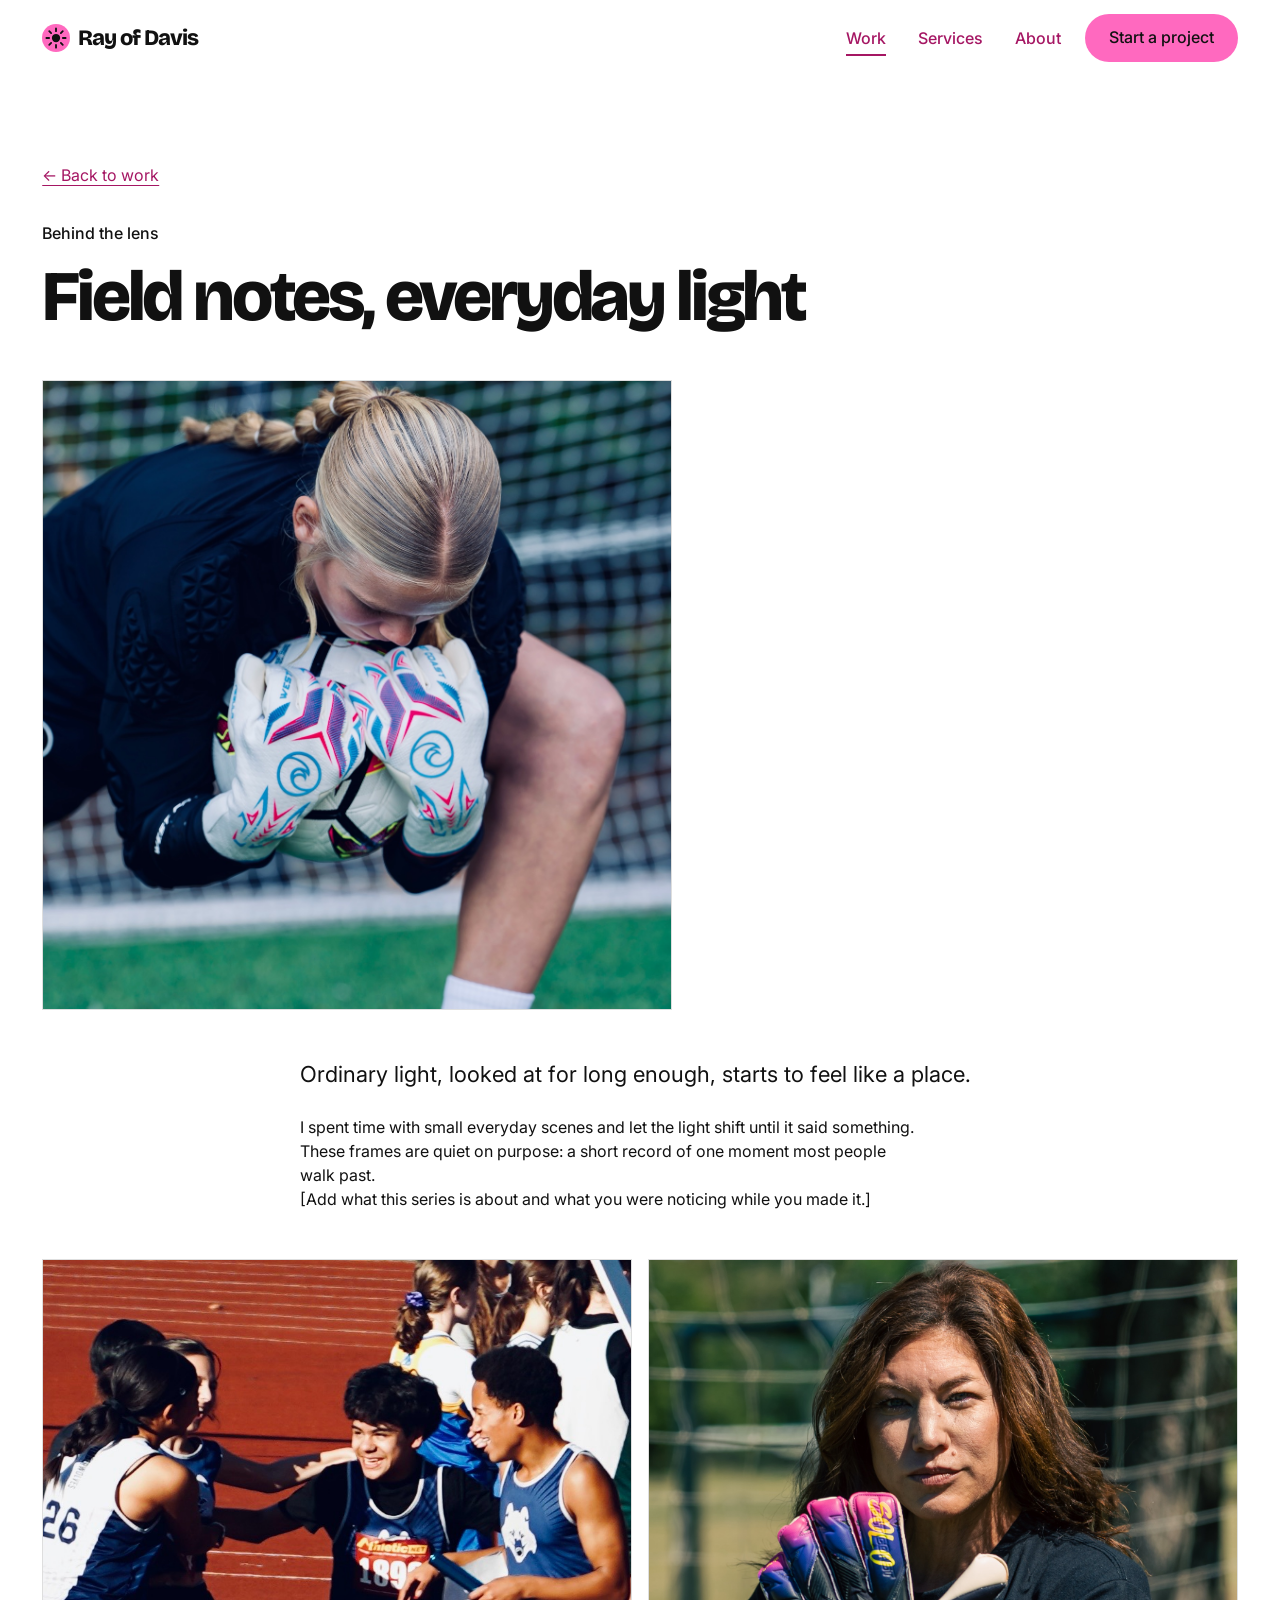
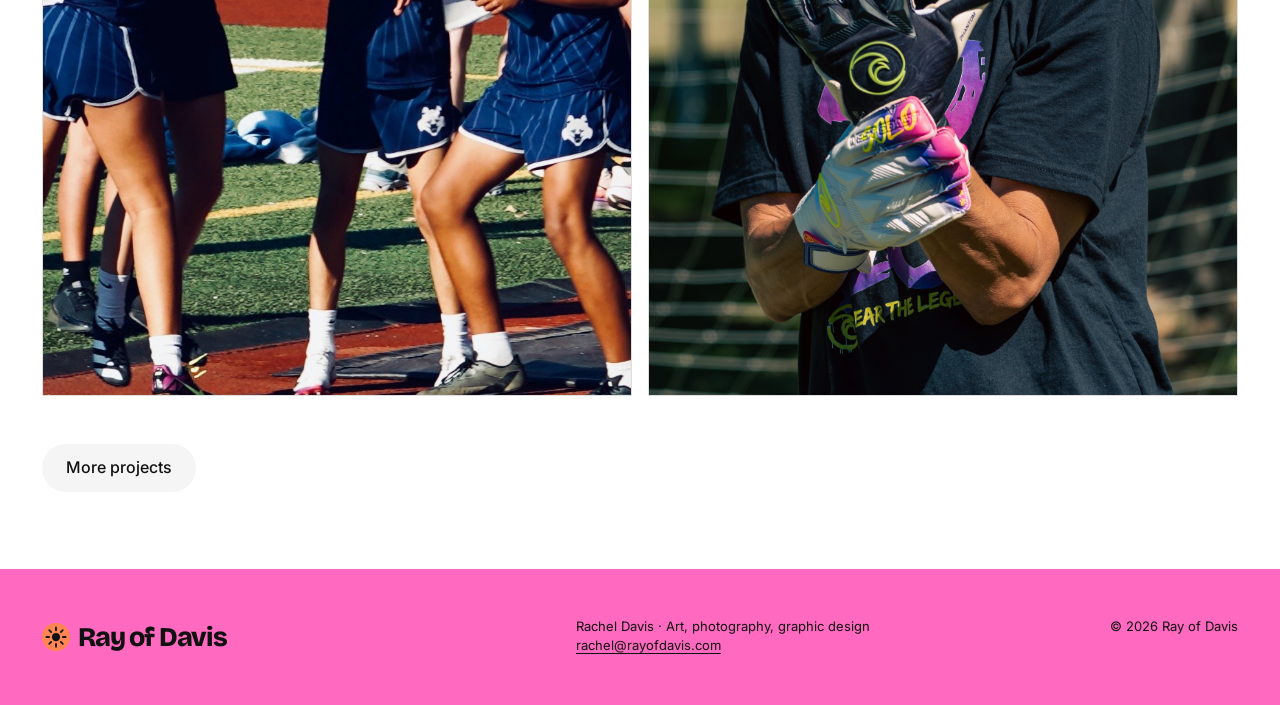
<file: project-gallery-series.html>
<!doctype html>
<html lang="en">
<head>
<meta charset="utf-8">
<meta name="viewport" content="width=device-width, initial-scale=1">
<script>document.documentElement.classList.add("js")</script>
<title>Field notes, everyday light · Ray of Davis</title>
<meta name="description" content="Behind the lens of the everyday light series by Rachel Davis.">
<link rel="icon" href="favicon.svg" type="image/svg+xml">
<link rel="preconnect" href="https://fonts.googleapis.com">
<link rel="preconnect" href="https://fonts.gstatic.com" crossorigin>
<link href="https://fonts.googleapis.com/css2?family=Bricolage+Grotesque:wght@500..800&family=Inter:wght@400;500;600;700&display=swap" rel="stylesheet">
<link rel="stylesheet" href="styles.css">
<script src="script.js" defer></script>
</head>
<body>
<a class="skip-link" href="#main">Skip to content</a>

<header class="site-header" data-header>
  <div class="container header-row">
    <a class="brand" href="index.html" aria-label="Ray of Davis home">
      <svg class="brand-ray" viewBox="0 0 24 24" aria-hidden="true" focusable="false"><circle cx="12" cy="12" r="4.5" fill="currentColor"/><path d="M12 1.5v3M12 19.5v3M1.5 12h3M19.5 12h3M4.6 4.6l2.1 2.1M17.3 17.3l2.1 2.1M4.6 19.4l2.1-2.1M17.3 6.7l2.1-2.1" stroke="currentColor" stroke-width="2" stroke-linecap="round"/></svg>
      <span>Ray of Davis</span>
    </a>
    <nav class="site-nav" id="site-nav" aria-label="Main">
      <ul>
        <li><a href="work.html" aria-current="page">Work</a></li>
        <li><a href="index.html#services">Services</a></li>
        <li><a href="index.html#about">About</a></li>
      </ul>
    </nav>
    <a class="button button-primary header-cta" href="index.html#contact">Start a project</a>
    <button class="menu-toggle" type="button" aria-expanded="false" aria-controls="site-nav" aria-label="Open menu">
      <svg class="icon-open" viewBox="0 0 24 24" aria-hidden="true" focusable="false" fill="none" stroke="currentColor" stroke-width="2" stroke-linecap="round"><path d="M4 7h16M4 12h16M4 17h16"/></svg>
      <svg class="icon-close" viewBox="0 0 24 24" aria-hidden="true" focusable="false" fill="none" stroke="currentColor" stroke-width="2" stroke-linecap="round"><path d="M6 6l12 12M18 6L6 18"/></svg>
    </button>
  </div>
</header>

<main id="main">
  <article class="project">
    <div class="container project-head">
      <a class="back-link" href="work.html">← Back to work</a>
      <p class="eyebrow">Behind the lens</p>
      <h1 class="page-title">Field notes, everyday light</h1>
    </div>
    <div class="container">
      <figure class="project-lead frame" style="--ratio: 1 / 1">
        <img src="assets/images/rld07230-fd0c6b92.jpg" alt="Everyday light photograph by Rachel Davis" decoding="async">
      </figure>
    </div>
    <div class="container narrow">
      <p class="lead-copy">Ordinary light, looked at for long enough, starts to feel like a place.</p>
      <p>I spent time with small everyday scenes and let the light shift until it said something. These frames are quiet on purpose: a short record of one moment most people walk past.</p>
      <p>[Add what this series is about and what you were noticing while you made it.]</p>
    </div>
    <div class="container">
      <ul class="gallery" role="list">
        <li><span class="frame" style="--ratio: 4 / 5"><img src="assets/images/rld06393-2098d948.jpg" alt="Everyday light photograph by Rachel Davis" loading="lazy" decoding="async"></span></li>
        <li><span class="frame" style="--ratio: 4 / 5"><img src="assets/images/rld04395-copy-a1dbb301.jpg" alt="Everyday light photograph by Rachel Davis" loading="lazy" decoding="async"></span></li>
      </ul>
    </div>
    <div class="container project-next"><a class="button button-secondary" href="work.html">More projects</a></div>
  </article>
</main>

<footer class="site-footer">
  <div class="container footer-row">
    <a class="brand" href="index.html">
      <svg class="brand-ray" viewBox="0 0 24 24" aria-hidden="true" focusable="false"><circle cx="12" cy="12" r="4.5" fill="currentColor"/><path d="M12 1.5v3M12 19.5v3M1.5 12h3M19.5 12h3M4.6 4.6l2.1 2.1M17.3 17.3l2.1 2.1M4.6 19.4l2.1-2.1M17.3 6.7l2.1-2.1" stroke="currentColor" stroke-width="2" stroke-linecap="round"/></svg>
      <span>Ray of Davis</span>
    </a>
    <p>Rachel Davis · Art, photography, graphic design<br><a href="mailto:rachel@rayofdavis.com">rachel@rayofdavis.com</a></p>
    <p class="small">© 2026 Ray of Davis</p>
  </div>
</footer>
</body>
</html>
</file>
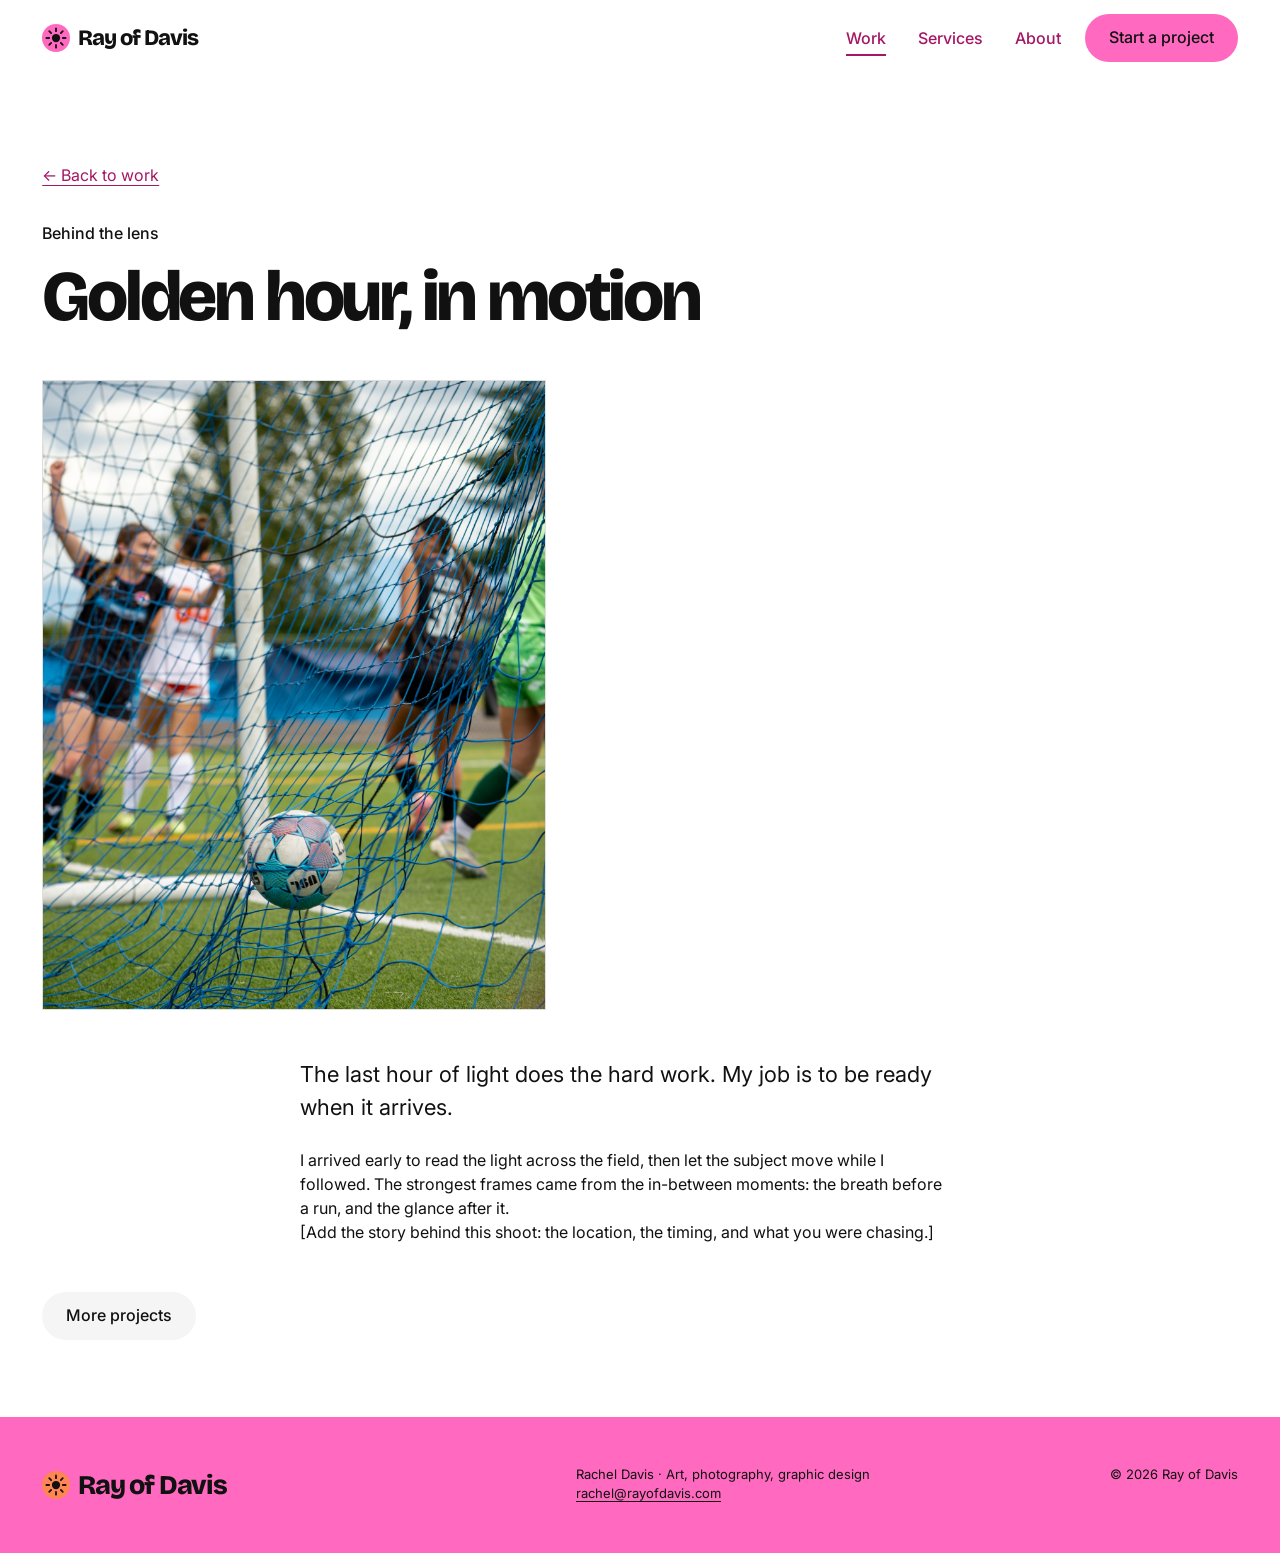
<file: project-golden-hour.html>
<!doctype html>
<html lang="en">
<head>
<meta charset="utf-8">
<meta name="viewport" content="width=device-width, initial-scale=1">
<script>document.documentElement.classList.add("js")</script>
<title>Golden hour, in motion · Ray of Davis</title>
<meta name="description" content="Behind the lens of a golden hour portrait session by Rachel Davis.">
<link rel="icon" href="favicon.svg" type="image/svg+xml">
<link rel="preconnect" href="https://fonts.googleapis.com">
<link rel="preconnect" href="https://fonts.gstatic.com" crossorigin>
<link href="https://fonts.googleapis.com/css2?family=Bricolage+Grotesque:wght@500..800&family=Inter:wght@400;500;600;700&display=swap" rel="stylesheet">
<link rel="stylesheet" href="styles.css">
<script src="script.js" defer></script>
</head>
<body>
<a class="skip-link" href="#main">Skip to content</a>

<header class="site-header" data-header>
  <div class="container header-row">
    <a class="brand" href="index.html" aria-label="Ray of Davis home">
      <svg class="brand-ray" viewBox="0 0 24 24" aria-hidden="true" focusable="false"><circle cx="12" cy="12" r="4.5" fill="currentColor"/><path d="M12 1.5v3M12 19.5v3M1.5 12h3M19.5 12h3M4.6 4.6l2.1 2.1M17.3 17.3l2.1 2.1M4.6 19.4l2.1-2.1M17.3 6.7l2.1-2.1" stroke="currentColor" stroke-width="2" stroke-linecap="round"/></svg>
      <span>Ray of Davis</span>
    </a>
    <nav class="site-nav" id="site-nav" aria-label="Main">
      <ul>
        <li><a href="work.html" aria-current="page">Work</a></li>
        <li><a href="index.html#services">Services</a></li>
        <li><a href="index.html#about">About</a></li>
      </ul>
    </nav>
    <a class="button button-primary header-cta" href="index.html#contact">Start a project</a>
    <button class="menu-toggle" type="button" aria-expanded="false" aria-controls="site-nav" aria-label="Open menu">
      <svg class="icon-open" viewBox="0 0 24 24" aria-hidden="true" focusable="false" fill="none" stroke="currentColor" stroke-width="2" stroke-linecap="round"><path d="M4 7h16M4 12h16M4 17h16"/></svg>
      <svg class="icon-close" viewBox="0 0 24 24" aria-hidden="true" focusable="false" fill="none" stroke="currentColor" stroke-width="2" stroke-linecap="round"><path d="M6 6l12 12M18 6L6 18"/></svg>
    </button>
  </div>
</header>

<main id="main">
  <article class="project">
    <div class="container project-head">
      <a class="back-link" href="work.html">← Back to work</a>
      <p class="eyebrow">Behind the lens</p>
      <h1 class="page-title">Golden hour, in motion</h1>
    </div>
    <div class="container">
      <figure class="project-lead frame" style="--ratio: 4 / 5">
        <img src="assets/images/dsc01853-124a4e2e.jpg" alt="Golden hour portrait by Rachel Davis" decoding="async">
      </figure>
    </div>
    <div class="container narrow">
      <p class="lead-copy">The last hour of light does the hard work. My job is to be ready when it arrives.</p>
      <p>I arrived early to read the light across the field, then let the subject move while I followed. The strongest frames came from the in-between moments: the breath before a run, and the glance after it.</p>
      <p>[Add the story behind this shoot: the location, the timing, and what you were chasing.]</p>
    </div>
    <div class="container project-next"><a class="button button-secondary" href="work.html">More projects</a></div>
  </article>
</main>

<footer class="site-footer">
  <div class="container footer-row">
    <a class="brand" href="index.html">
      <svg class="brand-ray" viewBox="0 0 24 24" aria-hidden="true" focusable="false"><circle cx="12" cy="12" r="4.5" fill="currentColor"/><path d="M12 1.5v3M12 19.5v3M1.5 12h3M19.5 12h3M4.6 4.6l2.1 2.1M17.3 17.3l2.1 2.1M4.6 19.4l2.1-2.1M17.3 6.7l2.1-2.1" stroke="currentColor" stroke-width="2" stroke-linecap="round"/></svg>
      <span>Ray of Davis</span>
    </a>
    <p>Rachel Davis · Art, photography, graphic design<br><a href="mailto:rachel@rayofdavis.com">rachel@rayofdavis.com</a></p>
    <p class="small">© 2026 Ray of Davis</p>
  </div>
</footer>
</body>
</html>
</file>
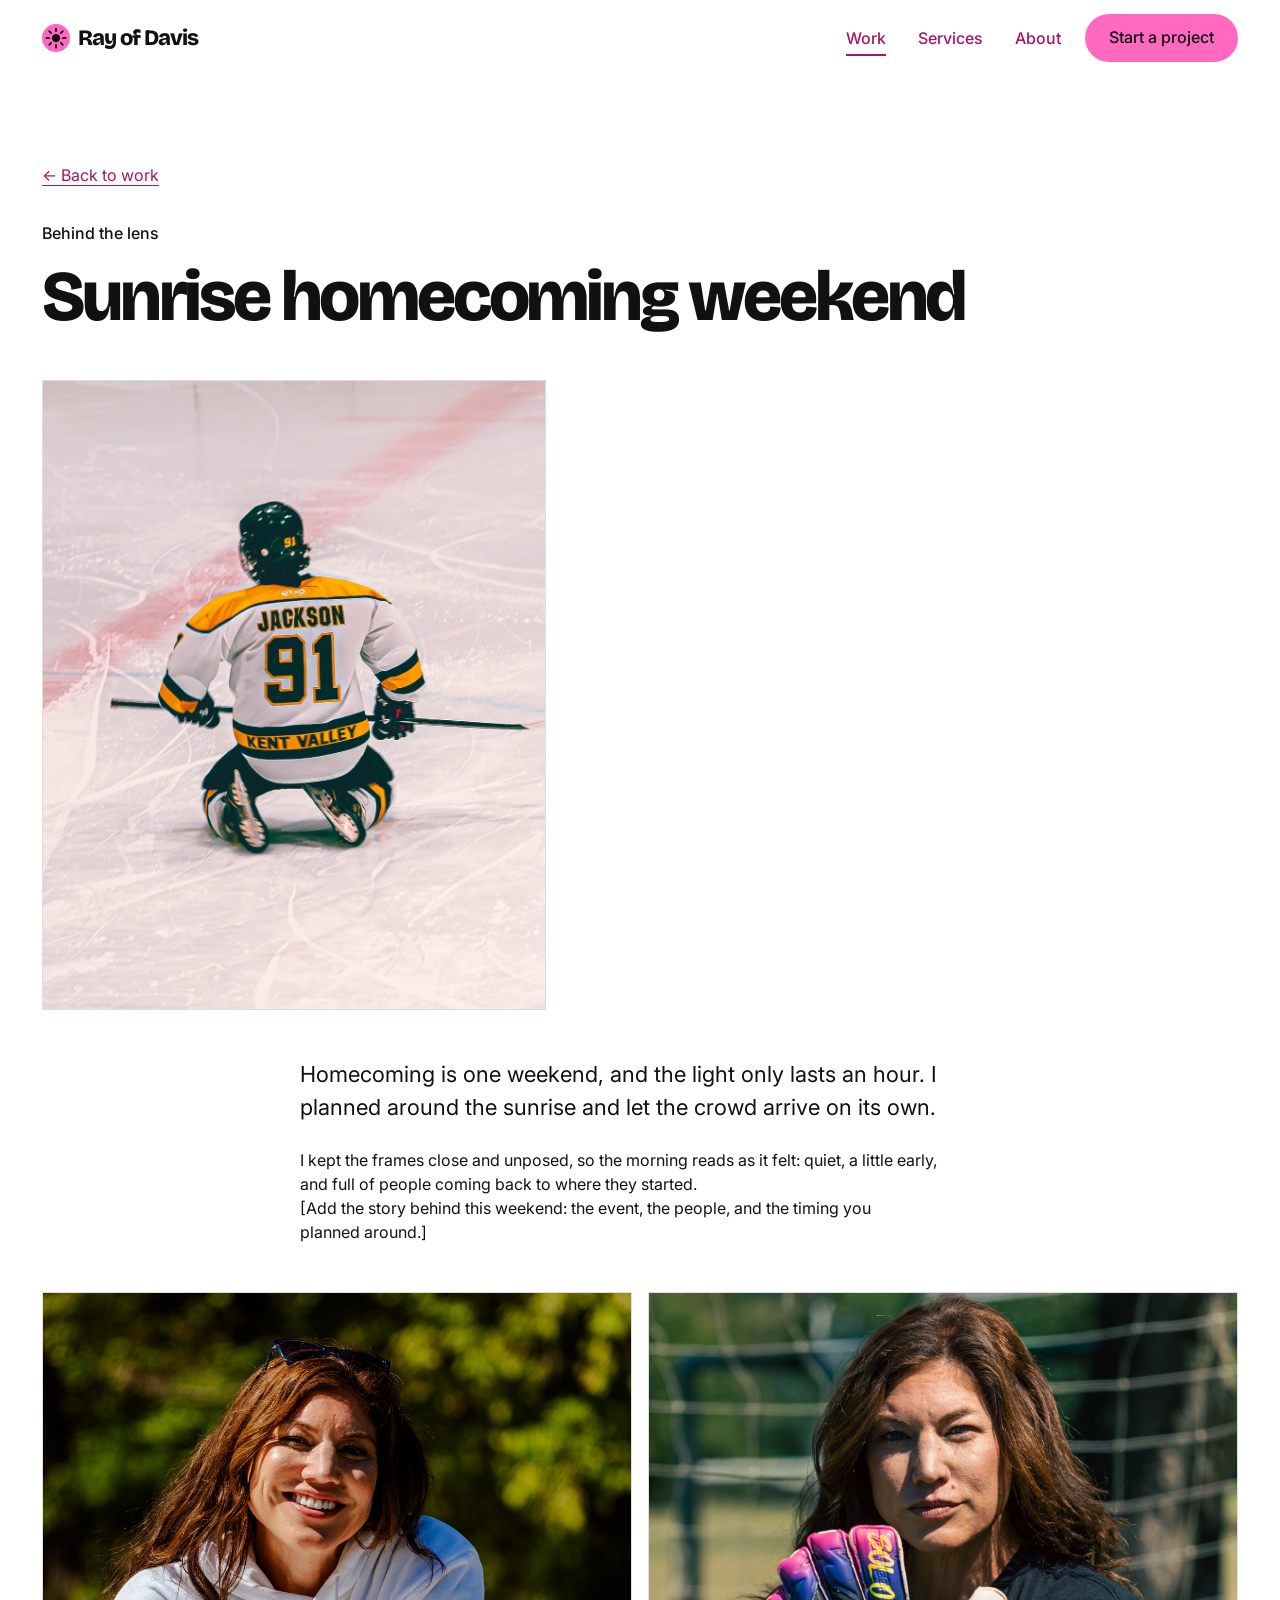
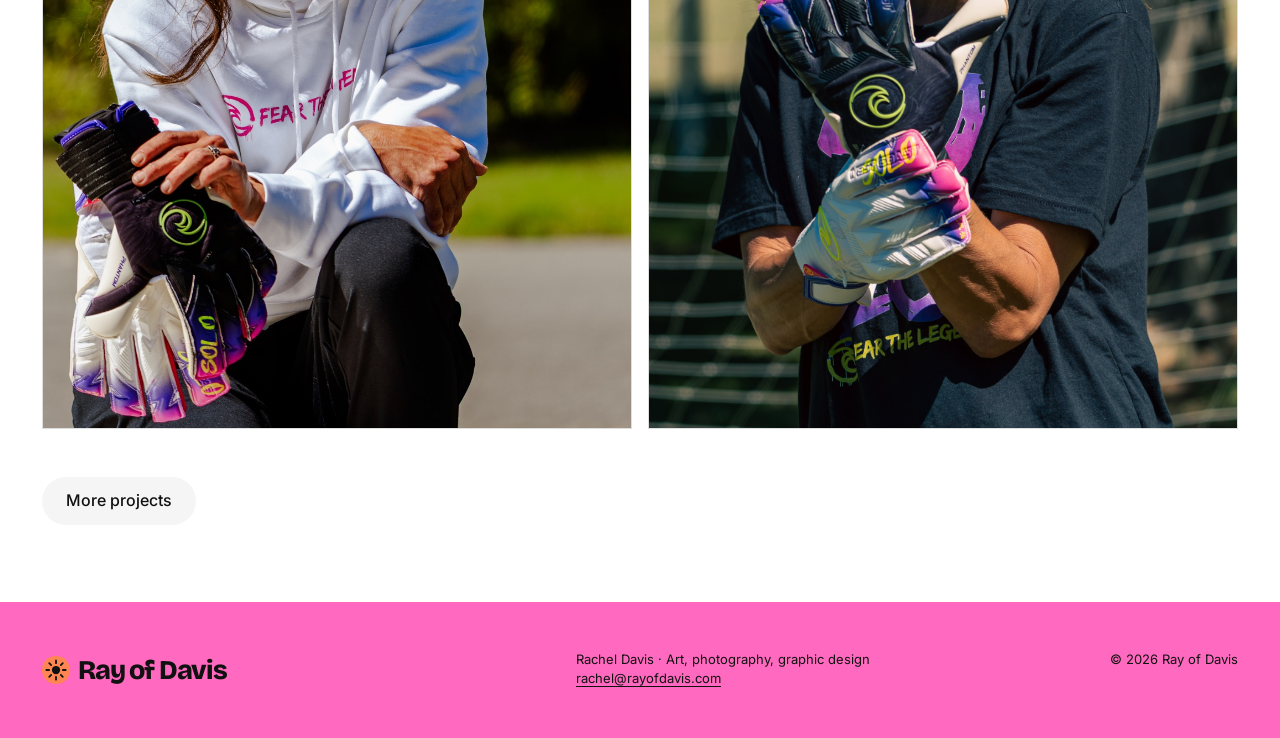
<file: project-sunrise-campaign.html>
<!doctype html>
<html lang="en">
<head>
<meta charset="utf-8">
<meta name="viewport" content="width=device-width, initial-scale=1">
<script>document.documentElement.classList.add("js")</script>
<title>Sunrise homecoming weekend · Ray of Davis</title>
<meta name="description" content="Behind the lens of the sunrise homecoming weekend by Rachel Davis.">
<link rel="icon" href="favicon.svg" type="image/svg+xml">
<link rel="preconnect" href="https://fonts.googleapis.com">
<link rel="preconnect" href="https://fonts.gstatic.com" crossorigin>
<link href="https://fonts.googleapis.com/css2?family=Bricolage+Grotesque:wght@500..800&family=Inter:wght@400;500;600;700&display=swap" rel="stylesheet">
<link rel="stylesheet" href="styles.css">
<script src="script.js" defer></script>
</head>
<body>
<a class="skip-link" href="#main">Skip to content</a>

<header class="site-header" data-header>
  <div class="container header-row">
    <a class="brand" href="index.html" aria-label="Ray of Davis home">
      <svg class="brand-ray" viewBox="0 0 24 24" aria-hidden="true" focusable="false"><circle cx="12" cy="12" r="4.5" fill="currentColor"/><path d="M12 1.5v3M12 19.5v3M1.5 12h3M19.5 12h3M4.6 4.6l2.1 2.1M17.3 17.3l2.1 2.1M4.6 19.4l2.1-2.1M17.3 6.7l2.1-2.1" stroke="currentColor" stroke-width="2" stroke-linecap="round"/></svg>
      <span>Ray of Davis</span>
    </a>
    <nav class="site-nav" id="site-nav" aria-label="Main">
      <ul>
        <li><a href="work.html" aria-current="page">Work</a></li>
        <li><a href="index.html#services">Services</a></li>
        <li><a href="index.html#about">About</a></li>
      </ul>
    </nav>
    <a class="button button-primary header-cta" href="index.html#contact">Start a project</a>
    <button class="menu-toggle" type="button" aria-expanded="false" aria-controls="site-nav" aria-label="Open menu">
      <svg class="icon-open" viewBox="0 0 24 24" aria-hidden="true" focusable="false" fill="none" stroke="currentColor" stroke-width="2" stroke-linecap="round"><path d="M4 7h16M4 12h16M4 17h16"/></svg>
      <svg class="icon-close" viewBox="0 0 24 24" aria-hidden="true" focusable="false" fill="none" stroke="currentColor" stroke-width="2" stroke-linecap="round"><path d="M6 6l12 12M18 6L6 18"/></svg>
    </button>
  </div>
</header>

<main id="main">
  <article class="project">
    <div class="container project-head">
      <a class="back-link" href="work.html">← Back to work</a>
      <p class="eyebrow">Behind the lens</p>
      <h1 class="page-title">Sunrise homecoming weekend</h1>
    </div>
    <div class="container">
      <figure class="project-lead frame" style="--ratio: 4 / 5">
        <img src="assets/images/rld09485-ae760e06.jpg" alt="Sunrise homecoming weekend by Rachel Davis" decoding="async">
      </figure>
    </div>
    <div class="container narrow">
      <p class="lead-copy">Homecoming is one weekend, and the light only lasts an hour. I planned around the sunrise and let the crowd arrive on its own.</p>
      <p>I kept the frames close and unposed, so the morning reads as it felt: quiet, a little early, and full of people coming back to where they started.</p>
      <p>[Add the story behind this weekend: the event, the people, and the timing you planned around.]</p>
    </div>
    <div class="container">
      <ul class="gallery" role="list">
        <li><span class="frame" style="--ratio: 4 / 5"><img src="assets/images/rld05291-2bd41179.jpg" alt="Sunrise homecoming weekend by Rachel Davis" loading="lazy" decoding="async"></span></li>
        <li><span class="frame" style="--ratio: 4 / 5"><img src="assets/images/rld04395-copy-a1dbb301.jpg" alt="Sunrise homecoming weekend by Rachel Davis" loading="lazy" decoding="async"></span></li>
      </ul>
    </div>
    <div class="container project-next"><a class="button button-secondary" href="work.html">More projects</a></div>
  </article>
</main>

<footer class="site-footer">
  <div class="container footer-row">
    <a class="brand" href="index.html">
      <svg class="brand-ray" viewBox="0 0 24 24" aria-hidden="true" focusable="false"><circle cx="12" cy="12" r="4.5" fill="currentColor"/><path d="M12 1.5v3M12 19.5v3M1.5 12h3M19.5 12h3M4.6 4.6l2.1 2.1M17.3 17.3l2.1 2.1M4.6 19.4l2.1-2.1M17.3 6.7l2.1-2.1" stroke="currentColor" stroke-width="2" stroke-linecap="round"/></svg>
      <span>Ray of Davis</span>
    </a>
    <p>Rachel Davis · Art, photography, graphic design<br><a href="mailto:rachel@rayofdavis.com">rachel@rayofdavis.com</a></p>
    <p class="small">© 2026 Ray of Davis</p>
  </div>
</footer>
</body>
</html>
</file>
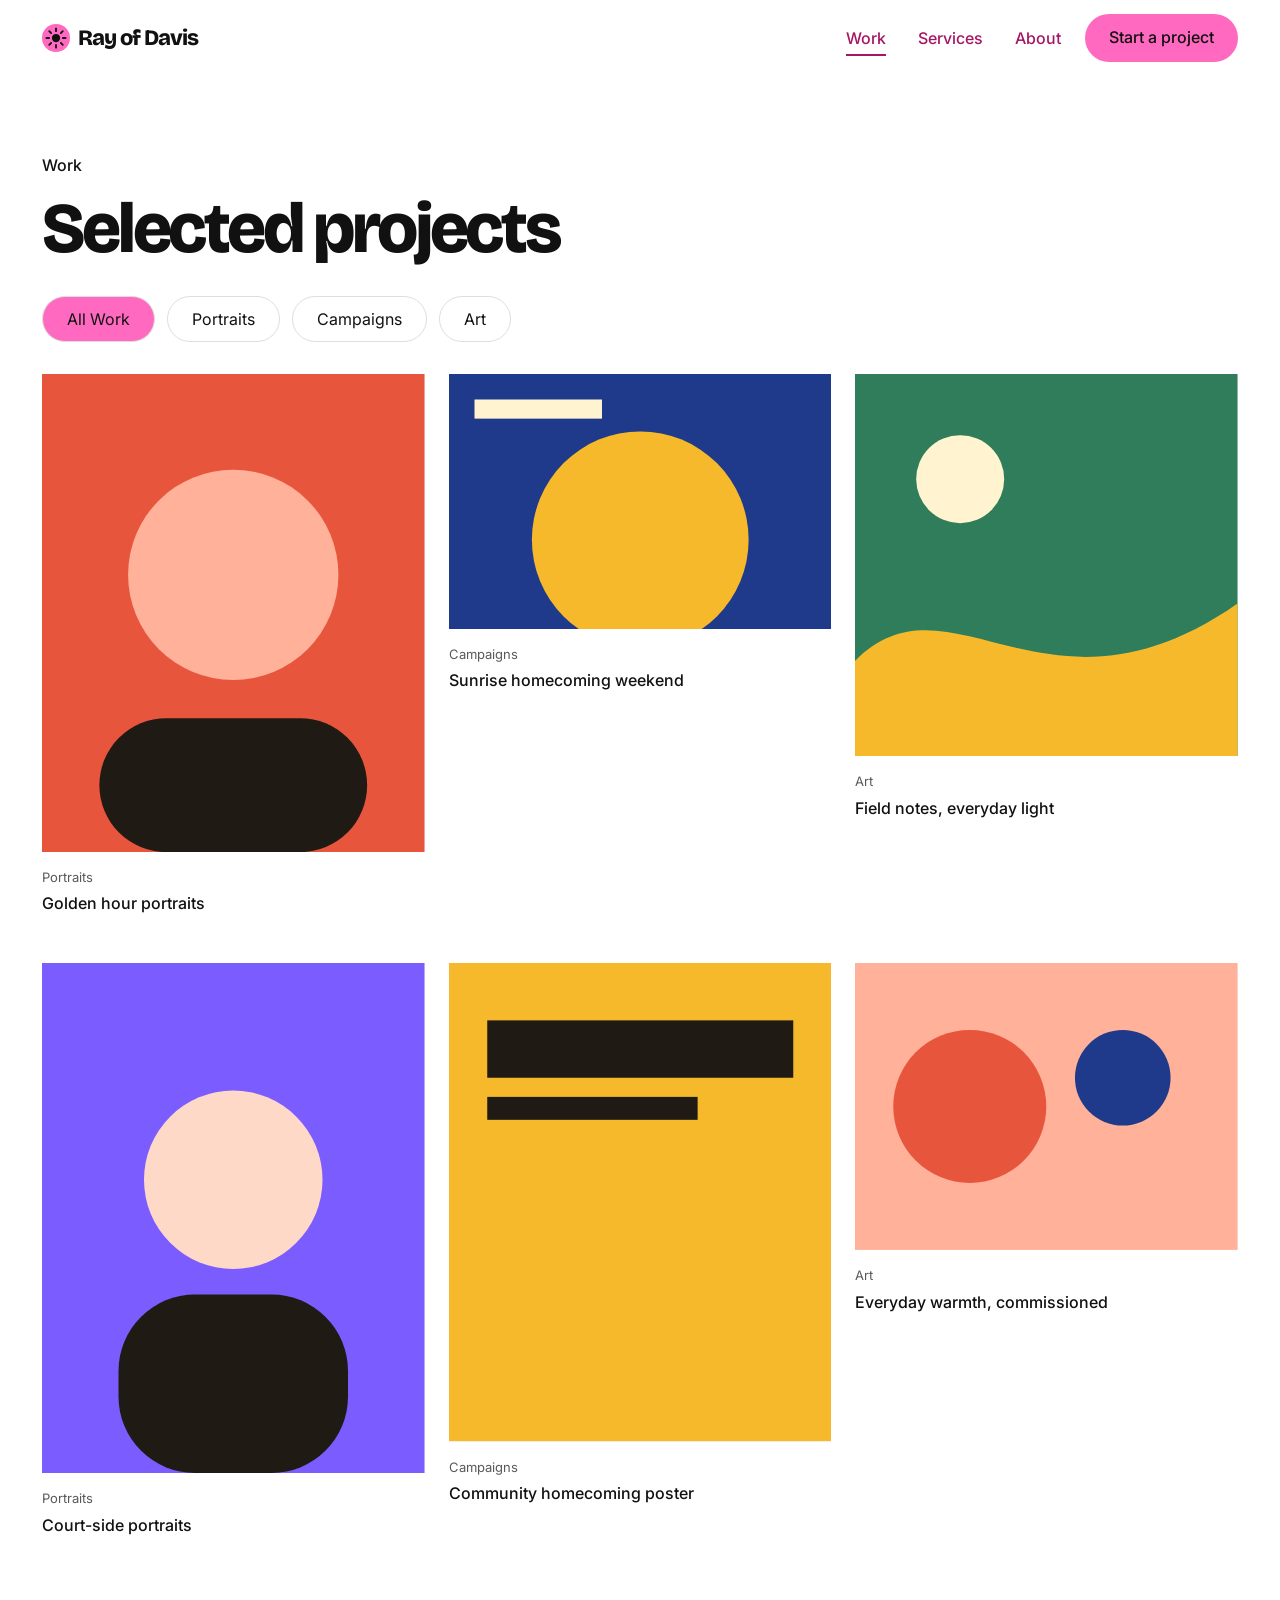
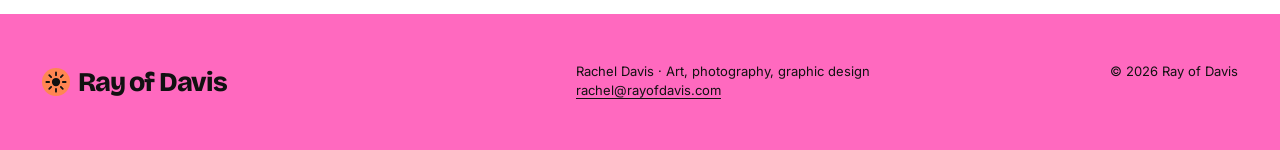
<file: work.html>
<!doctype html>
<html lang="en">
<head>
<meta charset="utf-8">
<meta name="viewport" content="width=device-width, initial-scale=1">
<script>document.documentElement.classList.add("js")</script>
<title>Work · Ray of Davis</title>
<meta name="description" content="Selected art, photography, and graphic design by Rachel Davis.">
<link rel="icon" href="favicon.svg" type="image/svg+xml">
<link rel="preconnect" href="https://fonts.googleapis.com">
<link rel="preconnect" href="https://fonts.gstatic.com" crossorigin>
<link href="https://fonts.googleapis.com/css2?family=Bricolage+Grotesque:wght@500..800&family=Inter:wght@400;500;600;700&display=swap" rel="stylesheet">
<link rel="stylesheet" href="styles.css">
<script src="script.js" defer></script>
</head>
<body>
<a class="skip-link" href="#main">Skip to content</a>

<header class="site-header" data-header>
  <div class="container header-row">
    <a class="brand" href="index.html" aria-label="Ray of Davis home">
      <svg class="brand-ray" viewBox="0 0 24 24" aria-hidden="true" focusable="false"><circle cx="12" cy="12" r="4.5" fill="currentColor"/><path d="M12 1.5v3M12 19.5v3M1.5 12h3M19.5 12h3M4.6 4.6l2.1 2.1M17.3 17.3l2.1 2.1M4.6 19.4l2.1-2.1M17.3 6.7l2.1-2.1" stroke="currentColor" stroke-width="2" stroke-linecap="round"/></svg>
      <span>Ray of Davis</span>
    </a>
    <nav class="site-nav" id="site-nav" aria-label="Main">
      <ul>
        <li><a href="work.html" aria-current="page">Work</a></li>
        <li><a href="index.html#services">Services</a></li>
        <li><a href="index.html#about">About</a></li>
      </ul>
    </nav>
    <a class="button button-primary header-cta" href="index.html#contact">Start a project</a>
    <button class="menu-toggle" type="button" aria-expanded="false" aria-controls="site-nav" aria-label="Open menu">
      <svg class="icon-open" viewBox="0 0 24 24" aria-hidden="true" focusable="false" fill="none" stroke="currentColor" stroke-width="2" stroke-linecap="round"><path d="M4 7h16M4 12h16M4 17h16"/></svg>
      <svg class="icon-close" viewBox="0 0 24 24" aria-hidden="true" focusable="false" fill="none" stroke="currentColor" stroke-width="2" stroke-linecap="round"><path d="M6 6l12 12M18 6L6 18"/></svg>
    </button>
  </div>
</header>

<main id="main">
  <section class="section page-intro">
    <div class="container">
      <p class="eyebrow">Work</p>
      <h1 class="page-title">Selected projects</h1>
      <div class="filters" role="group" aria-label="Filter projects">
        <button class="filter" type="button" aria-pressed="true" data-filter="all">All Work</button>
        <button class="filter" type="button" aria-pressed="false" data-filter="portraits">Portraits</button>
        <button class="filter" type="button" aria-pressed="false" data-filter="campaigns">Campaigns</button>
        <button class="filter" type="button" aria-pressed="false" data-filter="art">Art</button>
      </div>
    </div>
  </section>

  <section class="section section-tight">
    <div class="container">
      <ul class="project-grid" role="list" data-project-grid>
        <li data-category="portraits"><a class="project-card" href="project-golden-hour.html"><span class="frame" style="--ratio: 4 / 5"><svg class="art" viewBox="0 0 400 500" preserveAspectRatio="xMidYMid slice" aria-hidden="true" focusable="false"><rect width="400" height="500" fill="#e8553d"/><circle cx="200" cy="210" r="110" fill="#ffb199"/><rect x="60" y="360" width="280" height="140" rx="70" fill="#1f1a14"/></svg></span><span class="project-meta"><span class="tag">Portraits</span><span class="project-title">Golden hour portraits</span></span></a></li>
        <li data-category="campaigns"><a class="project-card" href="project-sunrise-campaign.html"><span class="frame" style="--ratio: 3 / 2"><svg class="art" viewBox="0 0 600 400" preserveAspectRatio="xMidYMid slice" aria-hidden="true" focusable="false"><rect width="600" height="400" fill="#1f3a8a"/><circle cx="300" cy="260" r="170" fill="#f6b92b"/><rect x="40" y="40" width="200" height="30" fill="#fff4cf"/></svg></span><span class="project-meta"><span class="tag">Campaigns</span><span class="project-title">Sunrise homecoming weekend</span></span></a></li>
        <li data-category="art"><a class="project-card" href="project-gallery-series.html"><span class="frame" style="--ratio: 1 / 1"><svg class="art" viewBox="0 0 400 400" preserveAspectRatio="xMidYMid slice" aria-hidden="true" focusable="false"><rect width="400" height="400" fill="#2f7d5b"/><path d="M0 300 C100 200 200 380 400 240 L400 400 L0 400Z" fill="#f6b92b"/><circle cx="110" cy="110" r="46" fill="#fff4cf"/></svg></span><span class="project-meta"><span class="tag">Art</span><span class="project-title">Field notes, everyday light</span></span></a></li>
        <li data-category="portraits"><a class="project-card" href="project-court-portraits.html"><span class="frame" style="--ratio: 3 / 4"><svg class="art" viewBox="0 0 300 400" preserveAspectRatio="xMidYMid slice" aria-hidden="true" focusable="false"><rect width="300" height="400" fill="#7a5cff"/><circle cx="150" cy="170" r="70" fill="#ffd9c7"/><rect x="60" y="260" width="180" height="140" rx="60" fill="#1f1a14"/></svg></span><span class="project-meta"><span class="tag">Portraits</span><span class="project-title">Court-side portraits</span></span></a></li>
        <li data-category="campaigns"><a class="project-card" href="project-event-poster.html"><span class="frame" style="--ratio: 4 / 5"><svg class="art" viewBox="0 0 400 500" preserveAspectRatio="xMidYMid slice" aria-hidden="true" focusable="false"><rect width="400" height="500" fill="#f6b92b"/><rect x="40" y="60" width="320" height="60" fill="#1f1a14"/><rect x="40" y="140" width="220" height="24" fill="#1f1a14"/></svg></span><span class="project-meta"><span class="tag">Campaigns</span><span class="project-title">Community homecoming poster</span></span></a></li>
        <li data-category="art"><a class="project-card" href="project-commission-oil.html"><span class="frame" style="--ratio: 4 / 3"><svg class="art" viewBox="0 0 400 300" preserveAspectRatio="xMidYMid slice" aria-hidden="true" focusable="false"><rect width="400" height="300" fill="#ffb199"/><circle cx="120" cy="150" r="80" fill="#e8553d"/><circle cx="280" cy="120" r="50" fill="#1f3a8a"/></svg></span><span class="project-meta"><span class="tag">Art</span><span class="project-title">Everyday warmth, commissioned</span></span></a></li>
      </ul>
      <p class="empty-state" hidden data-empty>No projects in this category yet.</p>
    </div>
  </section>
</main>

<footer class="site-footer">
  <div class="container footer-row">
    <a class="brand" href="index.html">
      <svg class="brand-ray" viewBox="0 0 24 24" aria-hidden="true" focusable="false"><circle cx="12" cy="12" r="4.5" fill="currentColor"/><path d="M12 1.5v3M12 19.5v3M1.5 12h3M19.5 12h3M4.6 4.6l2.1 2.1M17.3 17.3l2.1 2.1M4.6 19.4l2.1-2.1M17.3 6.7l2.1-2.1" stroke="currentColor" stroke-width="2" stroke-linecap="round"/></svg>
      <span>Ray of Davis</span>
    </a>
    <p>Rachel Davis · Art, photography, graphic design<br><a href="mailto:rachel@rayofdavis.com">rachel@rayofdavis.com</a></p>
    <p class="small">© 2026 Ray of Davis</p>
  </div>
</footer>
</body>
</html>
</file>
<file: styles.css>
/* Direction: playful independent creative studio, with an image-led cover.
   Type: chunky Bricolage Grotesque display paired with clear Inter body text.
   Palette: crisp white, ink, candy pink and tangerine; photographs stay untouched.
   Signature: navigation integrated into the photographic cover, pink hero name and giant closing wordmark.
   Motion: bold photographic wipes, kinetic typography and sweeping service highlights. */

:root {
  --color-bg: #ffffff;
  --color-bg-surface: #ffffff;
  --color-bg-sunken: #f5f5f5;
  --color-accent-solid: #ff69bf;
  --color-text-primary: #111111;
  --color-text-secondary: #595959;
  --color-text-on-accent: #111111;
  --color-border: #dedede;
  --color-border-strong: #777777;
  --color-accent-solid: #ff69bf;
  --color-accent-solid-hover: #f54fad;
  --color-accent-text: #a51663;
  --color-bg-warm: #ffe1f1;
  --color-bg-playful: #fff5fa;
  --color-bg-footer: #ff69bf;
  --color-decoration-solid: #ff8652;
  --color-text-emphasis: #a51663;
  --color-focus-ring: #a51663;
  --color-text-inverse: #ffffff;
  --color-scrim: rgb(17 17 17 / 92%);
  --color-scrim-mid: rgb(17 17 17 / 78%);
  --color-scrim-clear: rgb(17 17 17 / 0%);
  --color-scrim-edge: rgb(17 17 17 / 34%);
  --color-error: #a32323;
  --font-display: "Bricolage Grotesque", "Helvetica Neue", Arial, sans-serif;
  --font-text: "Inter", "Helvetica Neue", Arial, sans-serif;
  --font-accent: "Bricolage Grotesque", "Helvetica Neue", Arial, sans-serif;
  --type-display: clamp(2.25rem, 1.4rem + 3.8vw, 4.5rem);
  --type-hero: clamp(2.25rem, .55rem + 6.1vw, 6.5rem);
  --type-opening: clamp(1.125rem, .9rem + 1vw, 1.75rem);
  --type-h2: clamp(2rem, 1.15rem + 2.8vw, 3.75rem);
  --type-signature: clamp(2.25rem, .3rem + 12vw, 12rem);
  --type-h3: 1.375rem;
  --type-section: 1.6875rem;
  --type-body: 1rem;
  --type-small: .8125rem;
  --radius-md: 12px;
  --radius-button: 30px;
  --radius-disc: 50%;
  --gutter: clamp(20px, 3.3vw, 48px);
  --content-width: 1440px;
  --header-height: 76px;
  --space-section: clamp(56px, 6vw, 88px);
  --space-1: 8px;
  --space-2: 12px;
  --space-3: 16px;
  --space-4: 24px;
  --space-5: 32px;
  --space-6: 48px;
  --ease-out: cubic-bezier(.23, 1, .32, 1);
  --ease-drawer: cubic-bezier(.32, .72, 0, 1);
  color-scheme: light;
}
*, *::before, *::after { box-sizing: border-box; }
html { scroll-behavior: smooth; -webkit-font-smoothing: antialiased; -moz-osx-font-smoothing: grayscale; }
body { margin: 0; color: var(--color-text-primary); background: var(--color-bg); font: 400 var(--type-body)/1.5 var(--font-text); }
img, svg { display: block; max-width: 100%; }
img { height: auto; outline: 1px solid var(--color-border); outline-offset: -1px; }
h1, h2, h3 { margin: 0; font-family: var(--font-display); font-weight: 500; line-height: 1.05; letter-spacing: -.045em; text-wrap: balance; }
h1, h2 { text-transform: none; font-weight: 800; }
h3 { font-size: var(--type-h3); line-height: 1.2; letter-spacing: -.025em; font-weight: 700; }
h1 em, h2 em { font-family: var(--font-accent); font-weight: 800; font-style: normal; letter-spacing: -.045em; }
h2 em { color: var(--color-text-emphasis); }
p { margin: 0; max-width: 65ch; text-wrap: pretty; }
ul { margin: 0; padding: 0; }
:where(a) { color: var(--color-accent-text); text-underline-offset: .25em; }
:where(a):hover { color: var(--color-text-secondary); }
:where(a, button, input, select, textarea, summary):focus-visible { outline: 2px solid var(--color-focus-ring); outline-offset: 4px; }
:where(p, h1, h2, h3, a) { overflow-wrap: break-word; }
:where(section[id]) { scroll-margin-top: calc(var(--header-height) + 16px); }
[hidden] { display: none !important; }
.container { width: min(100% - 2 * var(--gutter), var(--content-width)); margin-inline: auto; }
.narrow { max-width: 680px; }
.skip-link { position: absolute; inset-inline-start: -999px; top: 8px; z-index: 100; padding: 12px 24px; color: var(--color-text-on-accent); background: var(--color-accent-solid); }
.skip-link:focus { inset-inline-start: 16px; }
.visually-hidden { position: absolute; width: 1px; height: 1px; margin: -1px; padding: 0; overflow: hidden; clip-path: inset(50%); white-space: nowrap; border: 0; }
.small, .tag, .collection-note { font-size: var(--type-small); color: var(--color-text-secondary); }
.eyebrow { font-size: var(--type-body); font-weight: 500; margin-block-end: var(--space-3); }
.section-lead { margin-block-start: var(--space-4); }
.button { display: inline-flex; align-items: center; justify-content: center; gap: 8px; min-height: 48px; padding: 12px 24px; max-width: 100%; border: 0; border-radius: var(--radius-button); font: 500 var(--type-body)/1.2 var(--font-text); text-decoration: none; text-align: center; cursor: pointer; transition: transform 160ms var(--ease-out), background-color 150ms ease, color 150ms ease; }
.button:active, .icon-button:active, .filter:active { transform: scale(.97); }
.button-primary { background: var(--color-accent-solid); color: var(--color-text-on-accent); }
.button-primary:hover { background: var(--color-accent-solid-hover); color: var(--color-text-on-accent); }
.button-secondary { background: var(--color-bg-sunken); color: var(--color-text-primary); }
.button-secondary:hover { background: var(--color-border); color: var(--color-text-primary); }
.icon-button { display: inline-grid; place-items: center; flex: none; width: 48px; height: 48px; padding: 12px; border: 0; border-radius: var(--radius-disc); color: var(--color-text-primary); background: var(--color-bg-sunken); cursor: pointer; transition: background-color 150ms ease, transform 160ms var(--ease-out); }
.icon-button svg { width: 24px; height: 24px; }
.icon-button:hover { background: var(--color-border); }
.icon-button:disabled { opacity: .35; cursor: default; }
.site-header { position: sticky; top: 0; z-index: 50; background: var(--color-bg); }
.header-row { display: flex; align-items: center; min-height: var(--header-height); gap: var(--space-4); }
.brand { display: inline-flex; align-items: center; gap: 8px; margin-inline-end: auto; color: var(--color-text-primary); text-decoration: none; font-family: var(--font-display); font-size: 1.375rem; font-weight: 800; letter-spacing: -.045em; }
.brand-ray { width: 28px; height: 28px; flex: none; color: var(--color-text-primary); background: var(--color-accent-solid); border-radius: var(--radius-disc); padding: 3px; }
.header-cta { display: none; }
.site-nav ul { display: flex; list-style: none; gap: var(--space-5); }
.site-nav a { display: inline-flex; align-items: center; min-height: 44px; font-weight: 500; text-decoration: none; position: relative; }
.site-nav a::after { content: ""; position: absolute; inset-inline: 0; bottom: 4px; height: 2px; background: currentColor; transform: scaleX(0); transform-origin: left; transition: transform 150ms var(--ease-out); }
.site-nav a:hover::after, .site-nav a[aria-current]::after { transform: scaleX(1); }
.menu-toggle { display: none; min-width: 44px; min-height: 44px; padding: 10px; place-items: center; background: var(--color-bg-sunken); color: var(--color-text-primary); border: 0; border-radius: var(--radius-disc); cursor: pointer; }
.menu-toggle svg { grid-area: 1/1; width: 24px; height: 24px; transition: opacity 200ms var(--ease-out), transform 200ms var(--ease-out); }
.menu-toggle .icon-close, .menu-toggle[aria-expanded="true"] .icon-open { opacity: 0; transform: scale(.5); }
.menu-toggle[aria-expanded="true"] .icon-close { opacity: 1; transform: none; }
html.js .menu-toggle { display: inline-grid; }
html.js .site-nav { display: none; position: fixed; inset: var(--header-height) 0 0; padding: 32px var(--gutter); background: var(--color-bg); overflow-y: auto; }
html.js .site-nav[data-open="true"] { display: block; }
html.js .site-nav ul { flex-direction: column; gap: 16px; }
html.js .site-nav a { min-height: 56px; font-size: var(--type-section); }
body:has(.site-nav[data-open="true"]) { overflow: hidden; }
html:not(.js) .header-row, html:not(.js) .site-nav ul { flex-wrap: wrap; }
@media (min-width: 52rem) {
  .header-cta { display: inline-flex; }
  .mobile-contact { display: none; }
  html.js .menu-toggle { display: none; }
  html.js .site-nav { display: block; position: static; padding: 0; overflow: visible; background: none; }
  html.js .site-nav ul { flex-direction: row; gap: 32px; }
  html.js .site-nav a { font-size: var(--type-body); min-height: 44px; }
}
.hero-full { position: relative; isolation: isolate; display: grid; align-items: end; min-height: min(84svh, 860px); padding-block: var(--space-section) var(--space-6); background: var(--color-text-primary); }
.hero-picture { position: absolute; z-index: -2; inset: 0; margin: 0; aspect-ratio: 16/10; width: 100%; height: 100%; overflow: clip; }
.hero-bg { width: 100%; height: 100%; object-fit: cover; object-position: 50% 30%; outline: none; }
.hero-full::after { content: ""; position: absolute; z-index: -1; inset: 0; pointer-events: none; background: linear-gradient(to top in oklab, var(--color-scrim) 0%, var(--color-scrim-mid) 65%, var(--color-scrim-edge) 100%); }
.hero-stack { position: relative; display: grid; }
.hero-intro { display: grid; gap: var(--space-5); max-width: 900px; }
.hero-kicker { display: inline-flex; align-items: center; gap: var(--space-2); font-size: var(--type-small); font-weight: 600; letter-spacing: .08em; text-transform: uppercase; color: var(--color-text-inverse); }
.hero-sun { position: relative; width: 22px; height: 22px; border-radius: var(--radius-disc); background: var(--color-accent-solid); flex: none; }
.hero-sun::after { content: ""; position: absolute; inset: -6px; border-radius: var(--radius-disc); border: 2px dotted var(--color-accent-solid); animation: spin-slow 14s linear infinite; }
@keyframes spin-slow { to { transform: rotate(360deg); } }
.hero-title { font-size: clamp(2.75rem, .8rem + 7.4vw, 8rem); line-height: .92; font-weight: 800; letter-spacing: -.06em; color: var(--color-text-inverse); text-wrap: initial; text-shadow: 0 2px 24px rgb(0 0 0 / 35%); }
.hero-title em { color: var(--color-text-inverse); text-decoration: underline; text-decoration-color: var(--color-decoration-solid); text-decoration-thickness: .045em; text-underline-offset: .09em; }
.hero-name { color: var(--color-accent-solid); white-space: nowrap; display: inline-block; transform: rotate(-1.5deg); transform-origin: left center; }
.hero-bottom { display: grid; gap: var(--space-4); }
.hero-lead { max-width: 43ch; font-size: clamp(1rem, .95rem + .3vw, 1.2rem); color: var(--color-text-inverse); line-height: 1.6; }
.hero-actions { display: flex; flex-wrap: wrap; gap: var(--space-2); }
.hero-actions .button-primary { gap: var(--space-4); }
.hero-actions svg { width: 20px; height: 20px; transition: transform 150ms var(--ease-out); }
.hero-actions .button-primary:hover svg { transform: translateX(3px); }
.hero .button-secondary { background: transparent; border: 1px solid var(--color-text-inverse); color: var(--color-text-inverse); }
.hero .button-secondary:hover { background: var(--color-bg); color: var(--color-text-primary); }
.hero :focus-visible { outline-color: var(--color-accent-solid); }
@media (min-width: 60rem) {
  .hero-full { padding-block: var(--space-section); }
  .hero-full::after { background: linear-gradient(90deg in oklab, var(--color-scrim) 0%, var(--color-scrim-mid) 52%, var(--color-scrim-edge) 82%, var(--color-scrim-clear) 100%); }
  .hero-intro { gap: var(--space-5); }
  .hero-bottom { gap: var(--space-5); }
}
/* Homepage navigation shares the photograph from the very top. */
html.js .home-page .site-header {
  position: fixed;
  inset: 0 0 auto;
  background: transparent;
}
html.js .home-page .site-header::before {
  content: "";
  position: absolute;
  inset: 0;
  z-index: -1;
  pointer-events: none;
  background: linear-gradient(to bottom in oklab, var(--color-scrim), var(--color-scrim-mid));
  opacity: 1;
  transition: opacity 150ms ease;
}
html.js .home-page .site-header:not([data-scrolled]) .brand {
  color: var(--color-text-inverse);
}
html.js .home-page .site-header:not([data-scrolled]) .brand:hover {
  color: var(--color-accent-solid);
}
html.js .home-page .site-header:not([data-scrolled]) :focus-visible {
  outline-color: var(--color-accent-solid);
}
html.js .home-page .site-header[data-scrolled],
html.js .home-page .site-header:has(.site-nav[data-open="true"]) {
  background: var(--color-bg);
}
html.js .home-page .site-header[data-scrolled]::before,
html.js .home-page .site-header:has(.site-nav[data-open="true"])::before {
  opacity: 0;
}
html.js .home-page .site-header:has(.site-nav[data-open="true"]) .brand {
  color: var(--color-text-primary);
}
html.js .home-page .hero-full {
  min-height: min(94svh, 940px);
  padding-block-start: calc(var(--header-height) + var(--space-6));
}
html.js .home-page .header-row {
  padding-block-start: env(safe-area-inset-top, 0px);
}
html.js .home-page .site-nav {
  inset-block-start: calc(var(--header-height) + env(safe-area-inset-top, 0px));
}
@media (min-width: 52rem) {
  html.js .home-page .site-header:not([data-scrolled]) .site-nav a {
    color: var(--color-text-inverse);
  }
  html.js .home-page .site-header:not([data-scrolled]) .site-nav a:hover {
    color: var(--color-accent-solid);
  }
}
.section { padding-block: var(--space-section); }
.section-head { margin-block-end: var(--space-6); }
.section-head h2, .about-text h2 { font-size: var(--type-h2); }
.section-featured { padding-block-end: var(--space-5); }
.collection-head { display: flex; flex-wrap: wrap; align-items: end; justify-content: space-between; gap: var(--space-4); margin-block-end: var(--space-5); }
.collection-head h2 { max-width: 20ch; font-size: var(--type-h2); letter-spacing: -.045em; font-weight: 800; }
.work-count { display: inline-block; font-size: var(--type-small); font-weight: 400; letter-spacing: 0; vertical-align: top; margin-block-start: var(--space-1); }
.collection-head p { margin-block-start: var(--space-2); color: var(--color-text-secondary); }
.collection-link { display: inline-flex; align-items: center; min-height: 44px; font-size: var(--type-small); }
.selected-grid { display: grid; grid-template-columns: repeat(2, minmax(0, 1fr)); gap: var(--space-4) var(--space-2); list-style: none; counter-reset: frames; }
.selected-grid > li { min-width: 0; counter-increment: frames; }
.selected-grid .project-meta { margin-block-start: 0; display: flex; justify-content: space-between; align-items: center; gap: var(--space-1); padding: var(--space-2) var(--space-1); }
.selected-grid .project-meta::before { content: "0" counter(frames); font-size: var(--type-small); font-variant-numeric: tabular-nums; }
.selected-grid .project-title { position: absolute; width: 1px; height: 1px; overflow: hidden; clip-path: inset(50%); white-space: nowrap; }
.selected-grid .project-card-named .project-meta { flex-wrap: wrap; }
.selected-grid .project-card-named .project-title { position: static; width: auto; height: auto; min-width: 0; flex: 1; overflow: visible; clip-path: none; white-space: normal; }
.selected-grid .project-card-named .tag { flex-basis: 100%; }
.selected-grid .tag { font-size: var(--type-small); color: var(--color-text-secondary); text-decoration: none; }
.selected-grid .project-card:hover .tag { color: var(--color-text-primary); text-decoration: underline; }
.collection-note { margin-block-start: var(--space-3); }
.frame { display: block; position: relative; aspect-ratio: var(--ratio, 4/5); overflow: clip; background: var(--color-bg-sunken); margin: 0; }
.frame img, .frame .art { display: block; width: 100%; height: 100%; object-fit: cover; }
.art { width: 100%; height: 100%; }
.project-card { display: block; color: var(--color-text-primary); text-decoration: none; }
.project-card .frame img { transition: transform 600ms var(--ease-out); }
.project-meta { display: grid; gap: 4px; margin-block-start: 16px; }
.project-title { font-size: var(--type-body); font-weight: 500; }
.project-card:hover { color: var(--color-text-primary); }
.project-card:hover .project-title { text-decoration: underline; text-underline-offset: .25em; }
.selected-grid .frame { aspect-ratio: 4/5; border-radius: var(--radius-md); }
.selected-grid .frame::after { content: "↗"; position: absolute; inset-inline-end: var(--space-2); bottom: var(--space-2); display: grid; place-items: center; width: 44px; height: 44px; border-radius: var(--radius-disc); background: var(--color-accent-solid); color: var(--color-text-on-accent); font-size: var(--type-h3); transition: transform 200ms var(--ease-out), opacity 200ms var(--ease-out); pointer-events: none; }
.selected-grid .frame img { position: absolute; inset: 0; width: 100%; height: 100%; object-fit: cover; object-position: center; }
.selected-grid .project-card:focus-visible .frame::after { opacity: 1; transform: none; }
@media (min-width: 60rem) {
  .selected-grid { grid-template-columns: repeat(2, minmax(0, 1fr)); gap: var(--space-5) var(--space-4); }
}
@media (hover: hover) and (pointer: fine) {
  .project-card:hover .frame img { transform: scale(1.04); }
  .selected-grid .frame::after { opacity: 0; transform: translateY(8px) rotate(-30deg); }
  .selected-grid .project-card:hover .frame::after { opacity: 1; transform: none; }
}
.hope-series-link { display: inline-flex; align-items: center; gap: var(--space-3); min-height: 48px; padding-block: var(--space-2); font-weight: 600; }
.hope-series-link span { transition: transform 150ms var(--ease-out); }
.hope-series { margin-block-start: var(--space-section); background: var(--color-bg-playful); }
.hope-series .eyebrow { color: var(--color-accent-text); margin-block: 0 var(--space-3); }
.hope-series .collection-head { margin-block-end: var(--space-6); }
.hope-series .collection-head h2 { font-size: var(--type-hero); line-height: 1; }
.hope-title-dot { color: var(--color-text-emphasis); }
.hope-partner { margin-block-start: var(--space-3); font-weight: 600; color: var(--color-text-primary); }
.hope-series-intro { max-width: 30ch; color: var(--color-text-secondary); }
.hope-grid .frame { background: var(--color-bg-surface); }
.hope-series-end { display: flex; flex-wrap: wrap; align-items: center; justify-content: space-between; gap: var(--space-4); margin-block-start: var(--space-5); }
.hope-series-end p { font: 700 var(--type-h3)/1.2 var(--font-display); }
@media (hover: hover) and (pointer: fine) {
  .hope-series-link:hover span { transform: translateY(3px); }
}
@media (prefers-reduced-motion: reduce) {
  .hope-series-link:hover span { transform: none; }
}
#services { margin-block-start: var(--space-5); background: var(--color-bg-playful); }
#services .section-head { max-width: 900px; }
.service-grid { list-style: none; display: grid; counter-reset: services; }
.service { counter-increment: services; display: grid; grid-template-columns: auto minmax(0, 1fr); gap: var(--space-3); min-width: 0; padding: var(--space-5) var(--space-4); border-top: 1px solid var(--color-border); transition: background-color 150ms ease; }
.service:focus-within { background: var(--color-bg-warm); }
@media (hover: hover) and (pointer: fine) {
  .service:hover { background: var(--color-bg-warm); }
}
.service::before { content: "0" counter(services); font-size: var(--type-small); font-variant-numeric: tabular-nums; color: var(--color-text-secondary); padding-block-start: var(--space-1); }
.service h3 { font-size: var(--type-section); font-weight: 800; letter-spacing: -.04em; }
.service-description { grid-column: 2; }
.service p { color: var(--color-text-secondary); }
.service-link { display: inline-flex; align-items: center; gap: var(--space-4); min-height: 48px; margin-block-start: var(--space-3); text-decoration: underline; }
.service-link span { display: grid; place-items: center; width: 44px; height: 44px; background: var(--color-text-primary); color: var(--color-text-inverse); border-radius: var(--radius-disc); transition: transform 150ms var(--ease-out); }
.service-link:hover span { transform: translate(2px, -2px); }
.service-note { margin-block-start: var(--space-5); font-size: var(--type-body); color: var(--color-text-secondary); }
@media (min-width: 60rem) {
  #services > .container { display: grid; grid-template-columns: minmax(0, 5fr) minmax(0, 7fr); column-gap: var(--space-6); align-items: start; }
  #services .section-head { position: sticky; top: calc(var(--header-height) + var(--space-5)); }
  .service { grid-template-columns: auto minmax(0, 1fr); }
  .service h3 { font-size: var(--type-section); }
  .service-note { grid-column: 2; }
}
.about-grid { display: grid; gap: var(--space-5); align-items: center; }
.about-text h2 { margin-block-end: var(--space-5); }
.about-text p { margin-block-end: var(--space-4); }
.about-text p:not(.eyebrow) { color: var(--color-text-secondary); }
.about-text .button { margin-block-start: var(--space-2); }
.about-media { max-height: 48svh; aspect-ratio: 4/3 !important; border-radius: var(--radius-md); }
.about-media img { object-fit: contain; }
@media (min-width: 52rem) {
  .about-grid { grid-template-columns: minmax(0, 1fr) minmax(0, 1fr); gap: clamp(32px, 7vw, 104px); }
  .about-media { aspect-ratio: 4/5 !important; max-height: 640px; }
}
#contact { background: var(--color-bg-playful); border-top: 0; }
#contact .section-head::before { content: ""; display: block; width: 96px; height: 96px; margin-block-end: var(--space-5); background: var(--color-decoration-solid); clip-path: polygon(50% 0%, 59% 28%, 85% 15%, 72% 41%, 100% 50%, 72% 59%, 85% 85%, 59% 72%, 50% 100%, 41% 72%, 15% 85%, 28% 59%, 0% 50%, 28% 41%, 15% 15%, 41% 28%); }
#contact .button-primary { background: var(--color-accent-solid); color: var(--color-text-on-accent); }
#contact .button-primary:hover { background: var(--color-accent-solid-hover); color: var(--color-text-on-accent); }
#contact input, #contact select, #contact textarea { background: var(--color-bg); border: 1px solid var(--color-border-strong); border-radius: var(--radius-md); padding-inline: var(--space-3); }
#contact [aria-invalid="true"] { border-color: var(--color-error); }
#contact input::placeholder, #contact textarea::placeholder { color: var(--color-text-secondary); opacity: 1; }
.contact-wrap { display: grid; gap: var(--space-6); }
.contact-wrap .section-head { margin: 0; }
.contact-email { display: inline-flex; align-items: center; min-height: 44px; margin-block-start: var(--space-4); overflow-wrap: anywhere; }
.contact-phone { display: inline-flex; align-items: center; min-height: 44px; overflow-wrap: anywhere; }
.form { display: grid; gap: var(--space-4); min-width: 0; }
.field { display: grid; gap: var(--space-1); }
.field-row { display: grid; gap: var(--space-4); }
label { font-weight: 500; }
.optional { color: var(--color-text-secondary); font-weight: 400; }
input, select, textarea { width: 100%; min-height: 52px; padding: 12px 16px; border: 1px solid var(--color-border-strong); border-radius: var(--radius-md); color: var(--color-text-primary); background: var(--color-bg); font: inherit; font-size: 1rem; }
textarea { resize: vertical; }
[aria-invalid="true"] { border-color: var(--color-error); }
.field-error { color: var(--color-error); font-size: var(--type-small); }
.form-status { min-height: 1.5em; }
.form-status .button { margin-block-start: 16px; }
.form > .button { justify-self: start; }
@media (min-width: 40rem) { .field-row { grid-template-columns: repeat(2, minmax(0, 1fr)); } }
@media (min-width: 60rem) {
  .contact-wrap { grid-template-columns: minmax(0, 5fr) minmax(0, 6fr); gap: 8%; }
}
.site-footer { padding-block: var(--space-6); background: var(--color-bg-footer); }
.site-footer a, .site-footer .small { color: var(--color-text-primary); }
.site-footer a:hover { text-decoration: underline; }
.site-footer .brand-ray { background: var(--color-decoration-solid); }
.footer-signature { display: flex; align-items: center; justify-content: space-between; gap: var(--space-2); font: 800 var(--type-signature)/1 var(--font-display); letter-spacing: -.065em; padding-block-end: var(--space-6); }
.footer-signature > span { font-size: .65em; line-height: 1; }
.footer-row { display: grid; gap: var(--space-4); align-items: start; }
.site-footer p { font-size: var(--type-small); }
.site-footer .brand { font-size: var(--type-section); }
@media (min-width: 52rem) { .footer-row { grid-template-columns: minmax(0, 1fr) minmax(0, 1fr) auto; } }
.page-intro { padding-block: var(--space-section) var(--space-5); }
.page-title { font-size: var(--type-display); line-height: 1; margin-block-end: var(--space-5); }
.section-tight { padding-block-start: 0; }
.filters { display: flex; gap: 12px; flex-wrap: wrap; }
.filter { min-height: 44px; padding: 10px 24px; border: 1px solid var(--color-border); border-radius: var(--radius-button); background: var(--color-bg); color: var(--color-text-primary); font: inherit; cursor: pointer; transition: background-color 150ms ease, transform 160ms var(--ease-out); }
.filter:hover { background: var(--color-bg-sunken); }
.filter[aria-pressed="true"] { background: var(--color-accent-solid); color: var(--color-text-on-accent); }
.project-grid { list-style: none; display: grid; grid-template-columns: repeat(2, minmax(0, 1fr)); gap: 32px 16px; }
.project-grid > li { min-width: 0; }
@media (min-width: 60rem) { .project-grid { grid-template-columns: repeat(3, minmax(0, 1fr)); gap: 48px 24px; } }
.empty-state { padding-block: var(--space-6); }
.project { padding-block: var(--space-section); }
.project-head { margin-block-end: var(--space-6); }
.back-link { display: inline-flex; align-items: center; min-height: 44px; margin-block-end: var(--space-4); }
.project-facts { display: grid; grid-template-columns: repeat(auto-fit, minmax(min(100%, 180px), 1fr)); gap: var(--space-4); }
.project-facts dt { font-size: var(--type-small); color: var(--color-text-secondary); }
.project-facts dd { margin: 8px 0 0; }
.project-lead { max-height: 70svh; margin-block-end: var(--space-6); }
.project .narrow { margin-block-end: var(--space-6); }
.lead-copy { font-size: var(--type-h3); margin-block-end: var(--space-4); }
.gallery { list-style: none; display: grid; grid-template-columns: repeat(2, minmax(0, 1fr)); gap: var(--space-3); }
.project-next { margin-block-start: var(--space-6); }
.lightbox { width: min(1200px, calc(100% - 24px)); max-height: calc(100dvh - 24px); padding: 56px 16px 24px; border: 0; border-radius: var(--radius-md); background: var(--color-bg); color: var(--color-text-primary); }
.lightbox[open] { animation: enter 250ms var(--ease-out) both; }
.lightbox::backdrop { background: var(--color-scrim); }
.lightbox figure { margin: 0; text-align: center; }
.lightbox figure img { width: 100%; height: min(50dvh, 640px); object-fit: contain; outline: none; touch-action: pan-y pinch-zoom; }
.lightbox-caption { margin-block-start: 12px; font-size: var(--type-small); }
.lightbox-close { position: absolute; top: 8px; right: 8px; }
.lightbox-controls { display: flex; justify-content: center; align-items: center; gap: 24px; margin-block-start: 16px; }
.photo-thumbnails { display: flex; gap: var(--space-2); max-width: 100%; width: max-content; margin: var(--space-3) auto 0; padding: var(--space-1); overflow-x: auto; }
.photo-thumbnail { flex: 0 0 48px; width: 48px; height: 60px; padding: 0; border: 0; border-radius: var(--radius-md); background: var(--color-bg-sunken); cursor: pointer; transition: transform 160ms var(--ease-out), opacity 150ms ease; opacity: .65; }
.photo-thumbnail img { width: 100%; height: 100%; object-fit: cover; border-radius: inherit; }
.photo-thumbnail[aria-pressed="true"] { opacity: 1; outline: 3px solid var(--color-accent-text); outline-offset: 2px; }
.photo-thumbnail:hover, .photo-thumbnail:focus-visible { opacity: 1; }
.photo-thumbnail:active { transform: scale(.97); }
.photo-inquiry { display: flex; flex-wrap: wrap; align-items: center; justify-content: center; gap: var(--space-3) var(--space-4); margin-block-start: var(--space-3); }
.photo-inquiry p { text-align: center; }
.selected-grid .project-meta { transition: background-color 150ms ease, color 150ms ease; border-radius: 0 0 var(--radius-md) var(--radius-md); }
.selected-grid .project-card:focus-visible .project-meta { background: var(--color-bg-warm); }
@media (hover: hover) and (pointer: fine) {
  .selected-grid .project-card:hover .project-meta { background: var(--color-bg-warm); }
  .photo-thumbnail:hover { transform: translateY(-2px); }
}
body:has(.lightbox[open]) { overflow: hidden; }

/* The approved header and hero keep their existing motion. */
.motion-band { margin-block-start: var(--space-section); padding-block: var(--space-5); background: var(--color-accent-solid); color: var(--color-text-on-accent); }
.motion-band-inner { display: flex; align-items: center; gap: var(--space-4); }
.motion-viewport { flex: 1; min-width: 0; overflow: clip; }
.motion-track { display: flex; width: max-content; }
.motion-phrase { display: flex; align-items: center; flex: none; gap: var(--space-5); padding-inline-end: var(--space-5); max-width: none; white-space: nowrap; font: 800 var(--type-display)/1.1 var(--font-display); letter-spacing: -.045em; }
.motion-phrase span { color: var(--color-text-primary); }
.motion-band[data-running="true"] .motion-track { animation: studio-strip 22s linear infinite; }
.motion-band[data-paused="true"] .motion-track { animation-play-state: paused; }
.motion-toggle { background: var(--color-text-primary); color: var(--color-text-inverse); }
.motion-toggle:hover { background: var(--color-bg); color: var(--color-text-primary); }
.motion-play { display: none; }
.motion-toggle[aria-pressed="true"] .motion-pause { display: none; }
.motion-toggle[aria-pressed="true"] .motion-play { display: block; }
@keyframes studio-strip { to { transform: translateX(-50%); } }

html.js .selected-grid > [data-reveal] { translate: 0 40px; transition-duration: 650ms; transition-delay: calc(var(--i, 0) * 100ms); }
html.js .selected-grid > [data-reveal].is-visible { translate: 0 0; }
html.js .selected-grid > [data-reveal] .frame { clip-path: inset(0 0 24% 0 round var(--radius-md)); transition: clip-path 650ms var(--ease-out); transition-delay: calc(var(--i, 0) * 100ms); }
html.js .selected-grid > [data-reveal].is-visible .frame { clip-path: inset(0 round var(--radius-md)); }
.selected-grid .project-card { transition: transform 250ms var(--ease-out); }
.selected-grid .project-card:active { transform: scale(.98); }
.selected-grid .project-meta::before { transition: transform 250ms var(--ease-out); }

.service { position: relative; isolation: isolate; background: transparent; }
.service::after { content: ""; position: absolute; z-index: -1; inset: 0; background: var(--color-bg-warm); transform: scaleX(0); transform-origin: left; transition: transform 250ms var(--ease-out); pointer-events: none; }
.service h3 { transition: transform 250ms var(--ease-out); }
.service:focus-within { background: transparent; }
.service:focus-within::after { transform: scaleX(1); }
.service:focus-within h3 { transform: translateX(8px); }
#contact .section-head.is-visible::before { animation: ray-arrival 650ms var(--ease-out) both; }
@keyframes ray-arrival { from { transform: rotate(-100deg) scale(.7); opacity: 0; } to { transform: rotate(0) scale(1); opacity: 1; } }
@media (hover: hover) and (pointer: fine) {
  .selected-grid .project-card:hover { transform: translateY(-6px); }
  .selected-grid .project-card:hover .project-meta::before { transform: translateX(8px); }
  .selected-grid .project-card:hover .frame::after { transform: rotate(45deg); }
  .service:hover { background: transparent; }
  .service:hover::after { transform: scaleX(1); }
  .service:hover h3 { transform: translateX(8px); }
}
@media (prefers-reduced-motion: reduce) {
  .motion-band[data-running="true"] .motion-track { animation: none; transform: none; }
  .motion-track { width: auto; }
  .motion-phrase { white-space: normal; flex-wrap: wrap; font-size: var(--type-h2); padding-inline-end: 0; }
  .motion-phrase[aria-hidden="true"] { display: none; }
  .motion-toggle { display: none; }
  html.js .selected-grid > [data-reveal] { translate: none; transition-delay: 0ms; }
  html.js .selected-grid > [data-reveal] .frame { clip-path: none; transition: none; }
  #contact .section-head.is-visible::before { animation: none; }
  .selected-grid .project-card:hover, .selected-grid .project-card:active,
  .selected-grid .project-card:hover .project-meta::before,
  .service:hover h3, .service:focus-within h3 { transform: none; }
  .service::after { transform: none; opacity: 0; transition: opacity 150ms ease; }
  .service:hover::after, .service:focus-within::after { opacity: 1; }
}
html.js [data-reveal] { opacity: 0; translate: 0 16px; transition: opacity 600ms var(--ease-out), translate 600ms var(--ease-out); }
html.js [data-reveal].is-visible { opacity: 1; translate: 0 0; }
.hero-title { animation: enter 500ms var(--ease-out) both; }
.hero-lead { animation: enter 500ms 100ms var(--ease-out) both; }
.hero-actions { animation: enter 500ms 200ms var(--ease-out) both; }
@keyframes enter { from { opacity: 0; transform: translateY(12px); } to { opacity: 1; transform: none; } }
@media (prefers-reduced-motion: reduce) {
  html { scroll-behavior: auto; }
  html.js [data-reveal] { opacity: 1; translate: none; transition: opacity 150ms ease; }
  .hero-title, .hero-lead, .hero-actions, .hero-sun, .hero-name::before, .lightbox[open] { animation: none; }
  .photo-thumbnail:hover, .photo-thumbnail:active { transform: none; }
  .selected-grid .frame::after, .selected-grid .project-card:hover .frame::after { transform: none; transition: opacity 150ms ease; }
  .project-card:hover .frame img, .button:active, .icon-button:active, .filter:active, .hero-actions .button-primary:hover svg, .service-link:hover span { transform: none; }
  .project-card .frame img, .menu-toggle svg { transition: opacity 150ms ease; }
}
</file>
